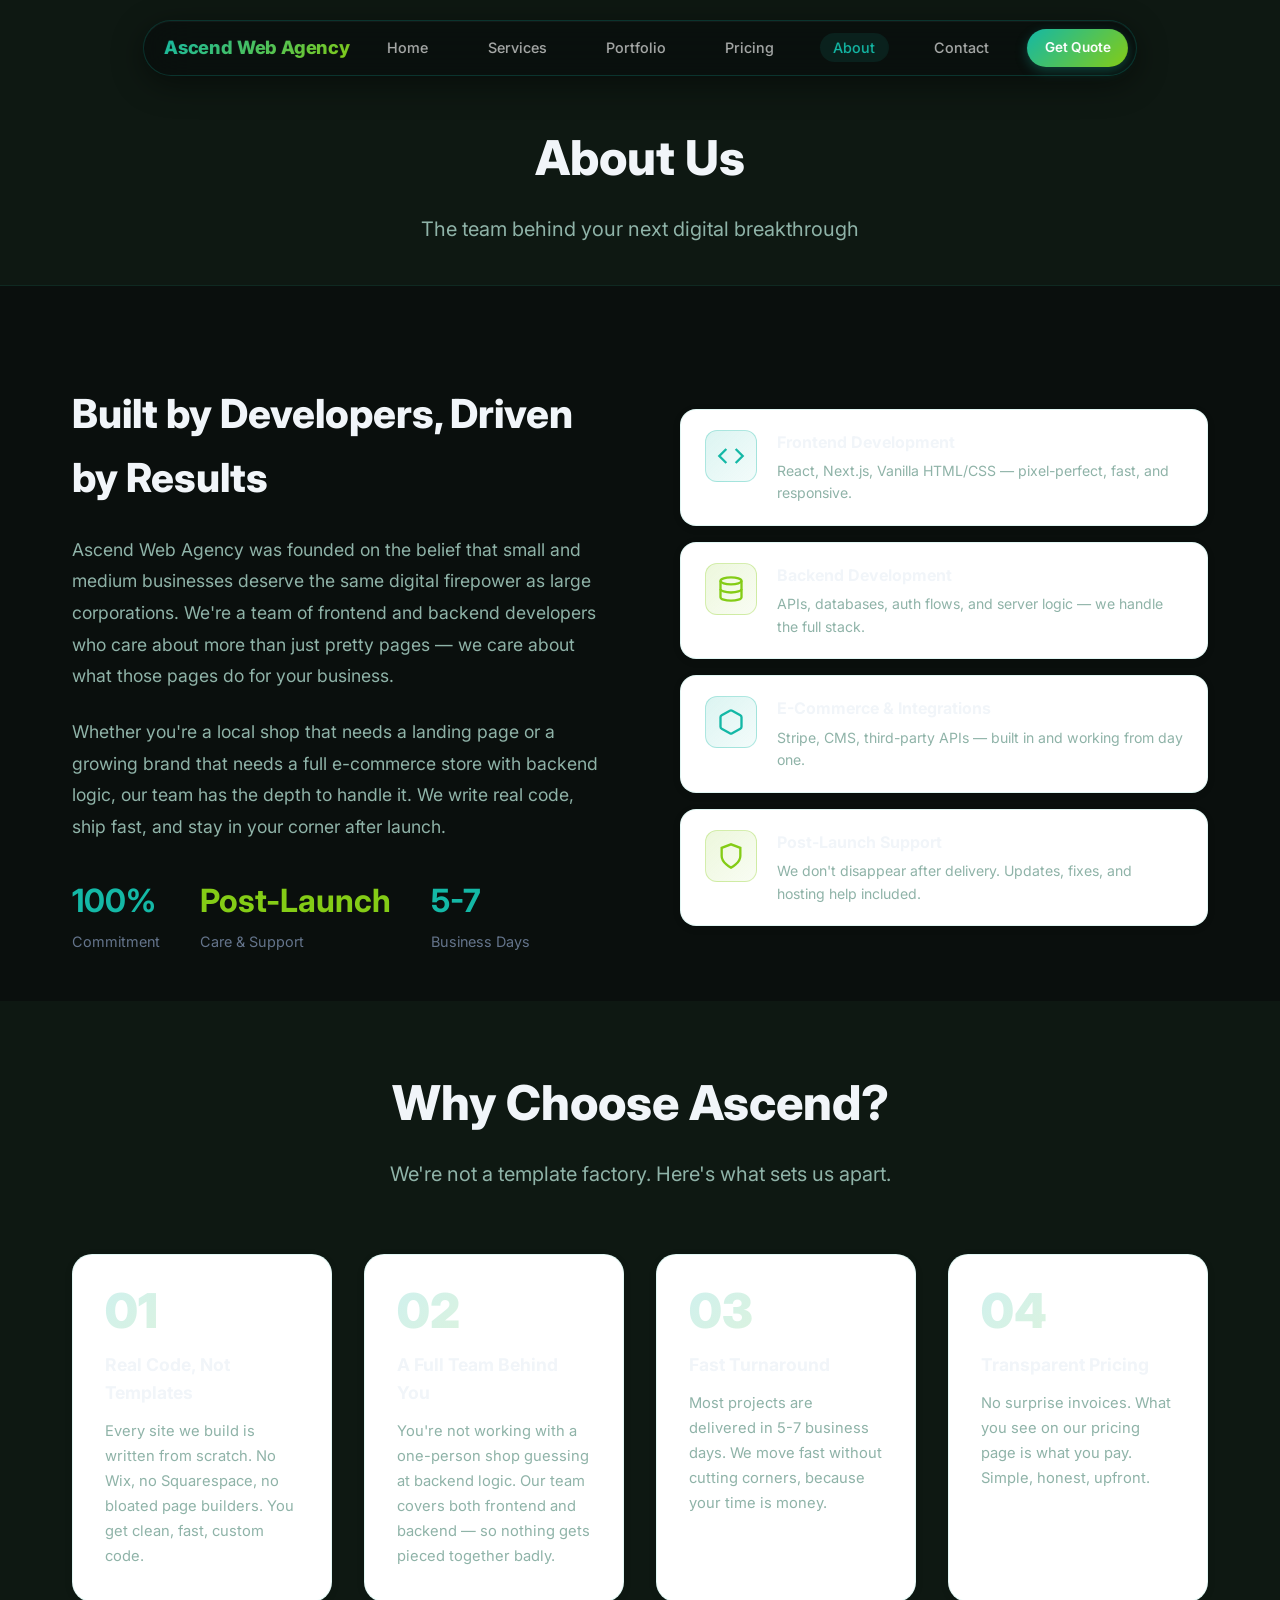
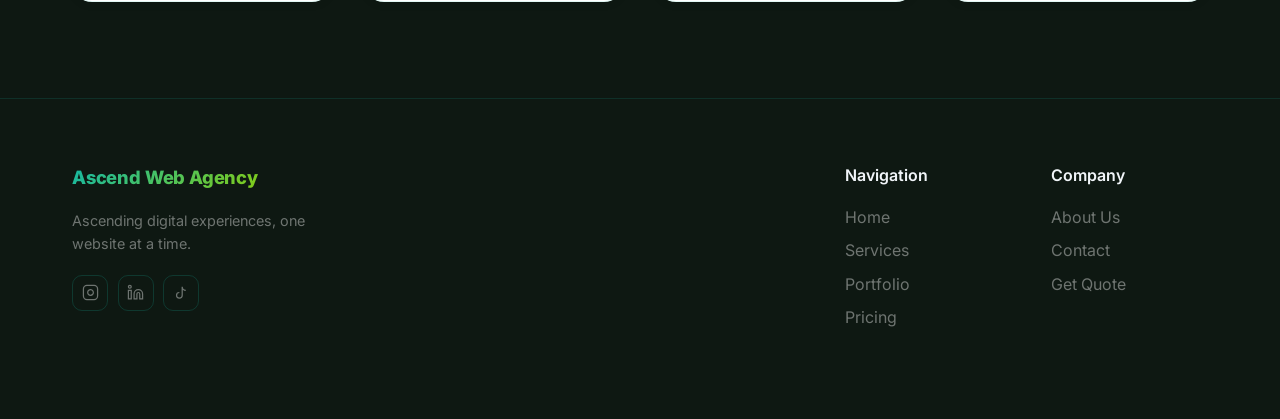
<file: about.html>
<!DOCTYPE html>
<html lang="en">
<head>
    <meta charset="UTF-8">
    <meta name="viewport" content="width=device-width, initial-scale=1.0">
    <title>About - Ascend Web Agency</title>
    <meta name="description" content="Meet the team behind Ascend Web Agency — frontend and backend developers dedicated to building high-quality websites for growing businesses.">
    <link rel="stylesheet" href="styles.css">
    <link rel="preconnect" href="https://fonts.googleapis.com">
    <link rel="preconnect" href="https://fonts.gstatic.com" crossorigin>
    <link href="https://fonts.googleapis.com/css2?family=Inter:wght@300;400;500;600;700;800;900&display=swap" rel="stylesheet">
    <link rel="icon" type="image/svg+xml" href="favicon.svg">
</head>
<body>
    <!-- Navigation -->
    <nav class="navbar" id="main-navbar">
        <a href="index.html" class="logo">
            <span class="logo-wordmark">Ascend Web Agency</span>
        </a>
        <ul class="nav-menu">
            <li><a href="index.html" class="nav-link">Home</a></li>
            <li><a href="services.html" class="nav-link">Services</a></li>
            <li><a href="portfolio.html" class="nav-link">Portfolio</a></li>
            <li><a href="pricing.html" class="nav-link">Pricing</a></li>
            <li><a href="about.html" class="nav-link active">About</a></li>
            <li><a href="contact.html" class="nav-link">Contact</a></li>
        </ul>
        <a href="https://tally.so/r/2EXdoA" target="_blank" class="nav-get-quote">Get Quote</a>
        <div class="hamburger">
            <span></span>
            <span></span>
            <span></span>
        </div>
    </nav>

    <div class="page-header" style="padding-top: 120px; padding-bottom: 40px; text-align: center; background: var(--dark-light);">
        <h1 class="section-title">About Us</h1>
        <p class="section-subtitle">The team behind your next digital breakthrough</p>
    </div>

    <!-- About Section -->
    <section class="about-section" style="padding: 6rem 0 3rem;">
        <div class="container">
            <div class="about-wrapper" style="display: grid; grid-template-columns: 1fr 1fr; gap: 5rem; align-items: center;">
                <div class="about-content">
                    <h2 class="section-title" style="font-size: 2.5rem; margin-bottom: 1.5rem;">Built by Developers, Driven by Results</h2>
                    <p style="color: var(--text-light); font-size: 1.1rem; line-height: 1.8; margin-bottom: 1.5rem;">
                        Ascend Web Agency was founded on the belief that small and medium businesses deserve the same digital firepower as large corporations. We're a team of frontend and backend developers who care about more than just pretty pages — we care about what those pages do for your business.
                    </p>
                    <p style="color: var(--text-light); font-size: 1.1rem; line-height: 1.8; margin-bottom: 2rem;">
                        Whether you're a local shop that needs a landing page or a growing brand that needs a full e-commerce store with backend logic, our team has the depth to handle it. We write real code, ship fast, and stay in your corner after launch.
                    </p>
                    <div style="display: flex; gap: 2.5rem; flex-wrap: wrap;">
                        <div>
                            <h4 style="font-size: 2rem; color: var(--teal); margin-bottom: 0.25rem;">100%</h4>
                            <p style="color: var(--gray); font-size: 0.9rem;">Commitment</p>
                        </div>
                        <div>
                            <h4 style="font-size: 2rem; color: var(--lime); margin-bottom: 0.25rem;">Post-Launch</h4>
                            <p style="color: var(--gray); font-size: 0.9rem;">Care & Support</p>
                        </div>
                        <div>
                            <h4 style="font-size: 2rem; color: var(--teal); margin-bottom: 0.25rem;">5-7</h4>
                            <p style="color: var(--gray); font-size: 0.9rem;">Business Days</p>
                        </div>
                    </div>
                </div>
                <div class="about-visual">
                    <!-- Team capability cards -->
                    <div class="team-capabilities">
                        <div class="capability-card">
                            <div class="capability-icon" style="background: linear-gradient(135deg, rgba(20,184,166,0.15), rgba(20,184,166,0.05)); border: 1px solid rgba(20,184,166,0.3);">
                                <svg viewBox="0 0 24 24" fill="none" stroke="#14b8a6" stroke-width="2" width="28" height="28">
                                    <polyline points="16 18 22 12 16 6"/><polyline points="8 6 2 12 8 18"/>
                                </svg>
                            </div>
                            <div>
                                <h4>Frontend Development</h4>
                                <p>React, Next.js, Vanilla HTML/CSS — pixel-perfect, fast, and responsive.</p>
                            </div>
                        </div>
                        <div class="capability-card">
                            <div class="capability-icon" style="background: linear-gradient(135deg, rgba(132,204,22,0.15), rgba(132,204,22,0.05)); border: 1px solid rgba(132,204,22,0.3);">
                                <svg viewBox="0 0 24 24" fill="none" stroke="#84cc16" stroke-width="2" width="28" height="28">
                                    <ellipse cx="12" cy="5" rx="9" ry="3"/><path d="M21 12c0 1.66-4 3-9 3s-9-1.34-9-3"/><path d="M3 5v14c0 1.66 4 3 9 3s9-1.34 9-3V5"/>
                                </svg>
                            </div>
                            <div>
                                <h4>Backend Development</h4>
                                <p>APIs, databases, auth flows, and server logic — we handle the full stack.</p>
                            </div>
                        </div>
                        <div class="capability-card">
                            <div class="capability-icon" style="background: linear-gradient(135deg, rgba(20,184,166,0.15), rgba(20,184,166,0.05)); border: 1px solid rgba(20,184,166,0.3);">
                                <svg viewBox="0 0 24 24" fill="none" stroke="#14b8a6" stroke-width="2" width="28" height="28">
                                    <path d="M21 16V8a2 2 0 0 0-1-1.73l-7-4a2 2 0 0 0-2 0l-7 4A2 2 0 0 0 3 8v8a2 2 0 0 0 1 1.73l7 4a2 2 0 0 0 2 0l7-4A2 2 0 0 0 21 16z"/>
                                </svg>
                            </div>
                            <div>
                                <h4>E-Commerce & Integrations</h4>
                                <p>Stripe, CMS, third-party APIs — built in and working from day one.</p>
                            </div>
                        </div>
                        <div class="capability-card">
                            <div class="capability-icon" style="background: linear-gradient(135deg, rgba(132,204,22,0.15), rgba(132,204,22,0.05)); border: 1px solid rgba(132,204,22,0.3);">
                                <svg viewBox="0 0 24 24" fill="none" stroke="#84cc16" stroke-width="2" width="28" height="28">
                                    <path d="M12 22s8-4 8-10V5l-8-3-8 3v7c0 6 8 10 8 10z"/>
                                </svg>
                            </div>
                            <div>
                                <h4>Post-Launch Support</h4>
                                <p>We don't disappear after delivery. Updates, fixes, and hosting help included.</p>
                            </div>
                        </div>
                    </div>
                </div>
            </div>
        </div>
    </section>

    <!-- Why Us Section -->
    <section style="padding: 4rem 0 6rem; background: var(--dark-light);">
        <div class="container">
            <div class="section-header">
                <h2 class="section-title">Why Choose Ascend?</h2>
                <p class="section-subtitle">We're not a template factory. Here's what sets us apart.</p>
            </div>
            <div class="why-grid">
                <div class="why-card">
                    <div class="why-number">01</div>
                    <h3>Real Code, Not Templates</h3>
                    <p>Every site we build is written from scratch. No Wix, no Squarespace, no bloated page builders. You get clean, fast, custom code.</p>
                </div>
                <div class="why-card">
                    <div class="why-number">02</div>
                    <h3>A Full Team Behind You</h3>
                    <p>You're not working with a one-person shop guessing at backend logic. Our team covers both frontend and backend — so nothing gets pieced together badly.</p>
                </div>
                <div class="why-card">
                    <div class="why-number">03</div>
                    <h3>Fast Turnaround</h3>
                    <p>Most projects are delivered in 5-7 business days. We move fast without cutting corners, because your time is money.</p>
                </div>
                <div class="why-card">
                    <div class="why-number">04</div>
                    <h3>Transparent Pricing</h3>
                    <p>No surprise invoices. What you see on our pricing page is what you pay. Simple, honest, upfront.</p>
                </div>
            </div>
        </div>
    </section>

    <!-- Footer -->
    <footer class="footer">
        <div class="container">
            <div class="footer-content">
                <div class="footer-brand">
                    <a href="index.html" class="logo">
                        <span class="logo-wordmark">Ascend Web Agency</span>
                    </a>
                    <p>Ascending digital experiences, one website at a time.</p>
                    <div class="footer-social">
                        <a href="https://www.instagram.com/ascendwebagency1/" target="_blank" class="social-link" aria-label="Instagram">
                            <svg viewBox="0 0 24 24" fill="none" stroke="currentColor" stroke-width="1.75" width="17" height="17"><rect x="2" y="2" width="20" height="20" rx="5" ry="5"/><path d="M16 11.37A4 4 0 1 1 12.63 8 4 4 0 0 1 16 11.37z"/><line x1="17.5" y1="6.5" x2="17.51" y2="6.5"/></svg>
                        </a>
                        <a href="https://www.linkedin.com/company/ascend-web-agency" target="_blank" class="social-link" aria-label="LinkedIn">
                            <svg viewBox="0 0 24 24" fill="none" stroke="currentColor" stroke-width="1.75" width="17" height="17"><path d="M16 8a6 6 0 0 1 6 6v7h-4v-7a2 2 0 0 0-2-2 2 2 0 0 0-2 2v7h-4v-7a6 6 0 0 1 6-6z"/><rect x="2" y="9" width="4" height="12"/><circle cx="4" cy="4" r="2"/></svg>
                        </a>
                        <a href="https://www.tiktok.com/@ascend.web.agency" target="_blank" class="social-link" aria-label="TikTok">
                            <svg viewBox="0 0 24 24" fill="none" stroke="currentColor" stroke-width="1.75" width="17" height="17"><path d="M9 12a4 4 0 1 0 4 4V4a5 5 0 0 0 5 5"/></svg>
                        </a>
                    </div>
                </div>
                <div class="footer-links">
                    <div class="footer-column">
                        <h4>Navigation</h4>
                        <ul>
                            <li><a href="index.html">Home</a></li>
                            <li><a href="services.html">Services</a></li>
                            <li><a href="portfolio.html">Portfolio</a></li>
                            <li><a href="pricing.html">Pricing</a></li>
                        </ul>
                    </div>
                    <div class="footer-column">
                        <h4>Company</h4>
                        <ul>
                            <li><a href="about.html">About Us</a></li>
                            <li><a href="contact.html">Contact</a></li>
                            <li><a href="https://tally.so/r/2EXdoA" target="_blank">Get Quote</a></li>
                        </ul>
                    </div>
                </div>
            </div>
        </div>
    </footer>

    <script src="script.js"></script>
</body>
</html>
</file>
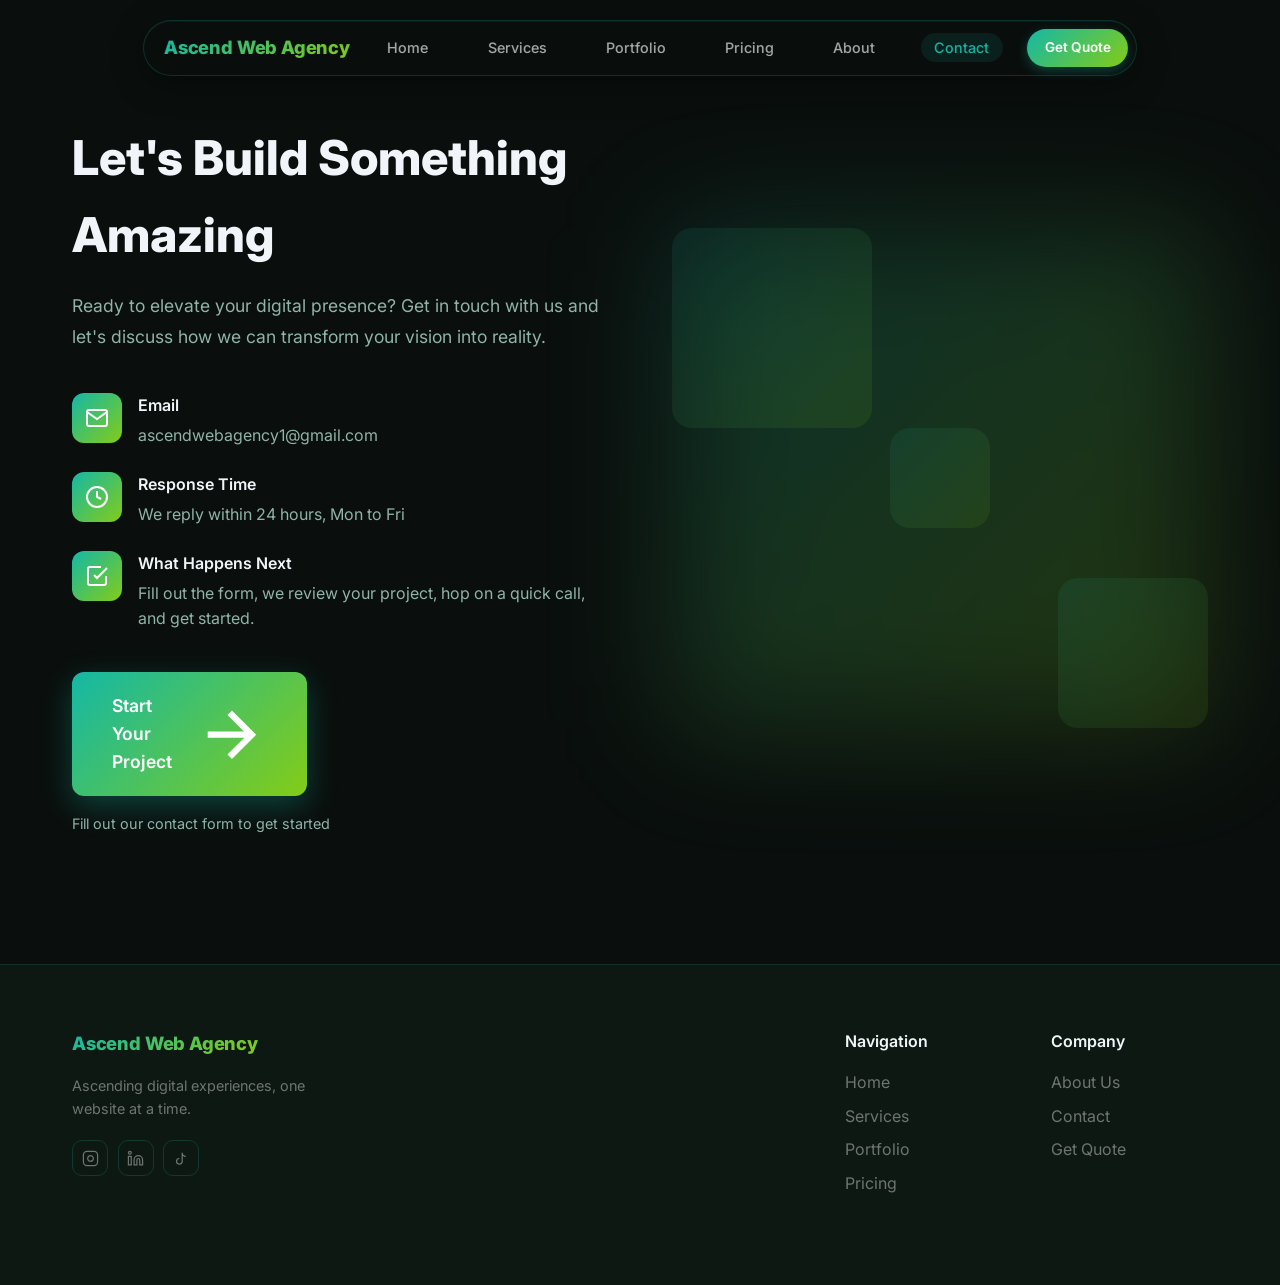
<file: contact.html>
<!DOCTYPE html>
<html lang="en">
<head>
    <meta charset="UTF-8">
    <meta name="viewport" content="width=device-width, initial-scale=1.0">
    <title>Contact - Ascend Web Agency</title>
    <link rel="stylesheet" href="styles.css">
    <link rel="preconnect" href="https://fonts.googleapis.com">
    <link rel="preconnect" href="https://fonts.gstatic.com" crossorigin>
    <link href="https://fonts.googleapis.com/css2?family=Inter:wght@300;400;500;600;700;800;900&display=swap" rel="stylesheet">
    <link rel="icon" type="image/svg+xml" href="favicon.svg">
</head>
<body>
    <!-- Navigation -->
    <nav class="navbar" id="main-navbar">
        <a href="index.html" class="logo">
            <span class="logo-wordmark">Ascend Web Agency</span>
        </a>
        <ul class="nav-menu">
            <li><a href="index.html" class="nav-link">Home</a></li>
            <li><a href="services.html" class="nav-link">Services</a></li>
            <li><a href="portfolio.html" class="nav-link">Portfolio</a></li>
            <li><a href="pricing.html" class="nav-link">Pricing</a></li>
            <li><a href="about.html" class="nav-link">About</a></li>
            <li><a href="contact.html" class="nav-link active">Contact</a></li>
        </ul>
        <a href="https://tally.so/r/2EXdoA" target="_blank" class="nav-get-quote">Get Quote</a>
        <div class="hamburger">
            <span></span>
            <span></span>
            <span></span>
        </div>
    </nav>

    <!-- Contact Section -->
    <section id="contact" class="contact" style="padding-top: 120px;">
        <div class="container">
            <div class="contact-wrapper">
                <div class="contact-info">
                    <h2 class="section-title">Let's Build Something Amazing</h2>
                    <p class="contact-description">
                        Ready to elevate your digital presence? Get in touch with us and let's discuss how we can transform your vision into reality.
                    </p>
                    <div class="contact-details">
                        <div class="contact-item">
                            <div class="contact-icon">
                                <svg viewBox="0 0 24 24" fill="none" stroke="currentColor" stroke-width="2">
                                    <path d="M4 4h16c1.1 0 2 .9 2 2v12c0 1.1-.9 2-2 2H4c-1.1 0-2-.9-2-2V6c0-1.1.9-2 2-2z"/>
                                    <polyline points="22,6 12,13 2,6"/>
                                </svg>
                            </div>
                            <div>
                                <h4>Email</h4>
                                <a href="mailto:ascendwebagency1@gmail.com">ascendwebagency1@gmail.com</a>
                            </div>
                        </div>
                        <div class="contact-item">
                            <div class="contact-icon">
                                <svg viewBox="0 0 24 24" fill="none" stroke="currentColor" stroke-width="2">
                                    <circle cx="12" cy="12" r="10"/>
                                    <polyline points="12 6 12 12 16 14"/>
                                </svg>
                            </div>
                            <div>
                                <h4>Response Time</h4>
                                <p style="color: var(--text-light); margin: 0;">We reply within 24 hours, Mon to Fri</p>
                            </div>
                        </div>
                        <div class="contact-item">
                            <div class="contact-icon">
                                <svg viewBox="0 0 24 24" fill="none" stroke="currentColor" stroke-width="2">
                                    <path d="M9 11l3 3L22 4"/>
                                    <path d="M21 12v7a2 2 0 0 1-2 2H5a2 2 0 0 1-2-2V5a2 2 0 0 1 2-2h11"/>
                                </svg>
                            </div>
                            <div>
                                <h4>What Happens Next</h4>
                                <p style="color: var(--text-light); margin: 0;">Fill out the form, we review your project, hop on a quick call, and get started.</p>
                            </div>
                        </div>
                    </div>
                    <div class="contact-cta">
                        <a href="https://tally.so/r/2EXdoA" target="_blank" class="btn btn-primary btn-large">
                            Start Your Project
                            <svg viewBox="0 0 24 24" fill="none" stroke="currentColor" stroke-width="2">
                                <path d="M5 12h14M12 5l7 7-7 7"/>
                            </svg>
                        </a>
                        <p class="cta-note">Fill out our contact form to get started</p>
                    </div>
                </div>
                <div class="contact-visual">
                    <div class="contact-gradient"></div>
                    <div class="contact-shapes">
                        <div class="shape shape-1"></div>
                        <div class="shape shape-2"></div>
                        <div class="shape shape-3"></div>
                    </div>
                </div>
            </div>
        </div>
    </section>

    <!-- Footer -->
    <footer class="footer">
        <div class="container">
            <div class="footer-content">
                <div class="footer-brand">
                    <a href="index.html" class="logo">
                        <span class="logo-wordmark">Ascend Web Agency</span>
                    </a>
                    <p>Ascending digital experiences, one website at a time.</p>
                    <div class="footer-social">
                        <a href="https://www.instagram.com/ascendwebagency1/" target="_blank" class="social-link" aria-label="Instagram">
                            <svg viewBox="0 0 24 24" fill="none" stroke="currentColor" stroke-width="1.75" width="17" height="17"><rect x="2" y="2" width="20" height="20" rx="5" ry="5"/><path d="M16 11.37A4 4 0 1 1 12.63 8 4 4 0 0 1 16 11.37z"/><line x1="17.5" y1="6.5" x2="17.51" y2="6.5"/></svg>
                        </a>
                        <a href="https://www.linkedin.com/company/ascend-web-agency" target="_blank" class="social-link" aria-label="LinkedIn">
                            <svg viewBox="0 0 24 24" fill="none" stroke="currentColor" stroke-width="1.75" width="17" height="17"><path d="M16 8a6 6 0 0 1 6 6v7h-4v-7a2 2 0 0 0-2-2 2 2 0 0 0-2 2v7h-4v-7a6 6 0 0 1 6-6z"/><rect x="2" y="9" width="4" height="12"/><circle cx="4" cy="4" r="2"/></svg>
                        </a>
                        <a href="https://www.tiktok.com/@ascend.web.agency" target="_blank" class="social-link" aria-label="TikTok">
                            <svg viewBox="0 0 24 24" fill="none" stroke="currentColor" stroke-width="1.75" width="17" height="17"><path d="M9 12a4 4 0 1 0 4 4V4a5 5 0 0 0 5 5"/></svg>
                        </a>
                    </div>
                </div>
                <div class="footer-links">
                    <div class="footer-column">
                        <h4>Navigation</h4>
                        <ul>
                            <li><a href="index.html">Home</a></li>
                            <li><a href="services.html">Services</a></li>
                            <li><a href="portfolio.html">Portfolio</a></li>
                            <li><a href="pricing.html">Pricing</a></li>
                        </ul>
                    </div>
                    <div class="footer-column">
                        <h4>Company</h4>
                        <ul>
                            <li><a href="about.html">About Us</a></li>
                            <li><a href="contact.html">Contact</a></li>
                            <li><a href="https://tally.so/r/2EXdoA" target="_blank">Get Quote</a></li>
                        </ul>
                    </div>
                </div>
            </div>
        </div>
    </footer>

    <script src="script.js"></script>
</body>
</html>
</file>
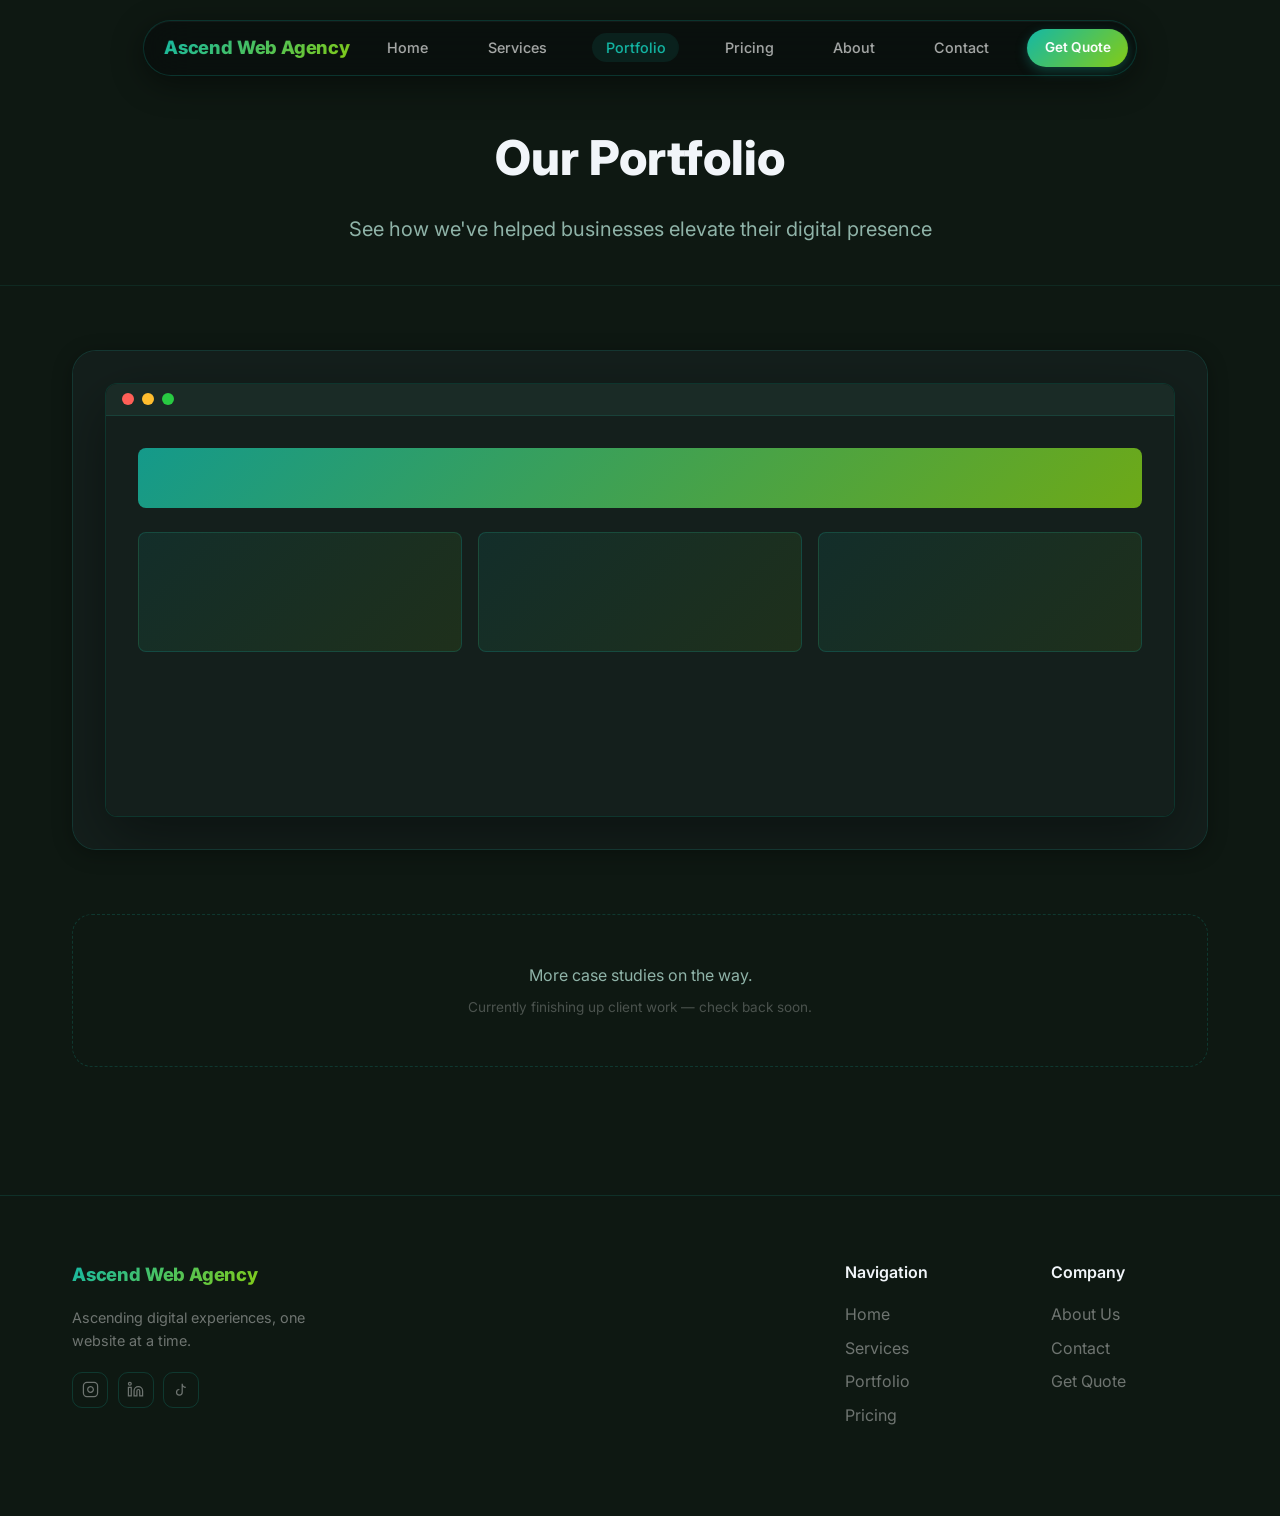
<file: portfolio.html>
<!DOCTYPE html>
<html lang="en">
<head>
    <meta charset="UTF-8">
    <meta name="viewport" content="width=device-width, initial-scale=1.0">
    <title>Portfolio - Ascend Web Agency</title>
    <link rel="stylesheet" href="styles.css">
    <link rel="preconnect" href="https://fonts.googleapis.com">
    <link rel="preconnect" href="https://fonts.gstatic.com" crossorigin>
    <link href="https://fonts.googleapis.com/css2?family=Inter:wght@300;400;500;600;700;800;900&display=swap" rel="stylesheet">
    <link rel="icon" type="image/svg+xml" href="favicon.svg">
</head>
<body>
    <!-- Navigation -->
    <nav class="navbar" id="main-navbar">
        <a href="index.html" class="logo">
            <span class="logo-wordmark">Ascend Web Agency</span>
        </a>
        <ul class="nav-menu">
            <li><a href="index.html" class="nav-link">Home</a></li>
            <li><a href="services.html" class="nav-link">Services</a></li>
            <li><a href="portfolio.html" class="nav-link active">Portfolio</a></li>
            <li><a href="pricing.html" class="nav-link">Pricing</a></li>
            <li><a href="about.html" class="nav-link">About</a></li>
            <li><a href="contact.html" class="nav-link">Contact</a></li>
        </ul>
        <a href="https://tally.so/r/2EXdoA" target="_blank" class="nav-get-quote">Get Quote</a>
        <div class="hamburger">
            <span></span>
            <span></span>
            <span></span>
        </div>
    </nav>

    <div class="page-header" style="padding-top: 120px; padding-bottom: 40px; text-align: center; background: var(--dark-light);">
        <h1 class="section-title">Our Portfolio</h1>
        <p class="section-subtitle">See how we've helped businesses elevate their digital presence</p>
    </div>

    <!-- Portfolio Section -->
    <section id="portfolio" class="portfolio" style="padding-top: 4rem;">
        <div class="container">
            <div class="portfolio-showcase">
                <div class="portfolio-item">
                    <div class="portfolio-image">
                        <div class="portfolio-overlay">
                            <div class="portfolio-info">
                                <h3>Lang Son Traders</h3>
                                <p>Martial Arts Equipment Store</p>
                                <div class="portfolio-tags">
                                    <span>E-Commerce</span>
                                    <span>Responsive Design</span>
                                    <span>Brand Identity</span>
                                </div>
                                <a href="https://langsontraders.netlify.app/" target="_blank" class="portfolio-link">
                                    View Live Site
                                    <svg viewBox="0 0 24 24" fill="none" stroke="currentColor" stroke-width="2">
                                        <path d="M18 13v6a2 2 0 0 1-2 2H5a2 2 0 0 1-2-2V8a2 2 0 0 1 2-2h6M15 3h6v6M10 14L21 3"/>
                                    </svg>
                                </a>
                            </div>
                        </div>
                        <div class="portfolio-preview">
                            <div class="browser-mockup">
                                <div class="browser-bar">
                                    <div class="browser-dots">
                                        <span></span>
                                        <span></span>
                                        <span></span>
                                    </div>
                                </div>
                                <div class="browser-content">
                                    <div class="mockup-content">
                                        <div class="mockup-header"></div>
                                        <div class="mockup-grid">
                                            <div class="mockup-card"></div>
                                            <div class="mockup-card"></div>
                                            <div class="mockup-card"></div>
                                        </div>
                                    </div>
                                </div>
                            </div>
                        </div>
                    </div>
                </div>

                <!-- More work on the way -->
                <div style="text-align: center; padding: 3rem 2rem; border: 1px dashed rgba(20,184,166,0.2); border-radius: 20px; margin-top: 1rem;">
                    <p style="color: var(--text-light); font-size: 1rem; margin-bottom: 0.5rem;">More case studies on the way.</p>
                    <p style="color: rgba(255,255,255,0.25); font-size: 0.85rem;">Currently finishing up client work — check back soon.</p>
                </div>
            </div>
        </div>
    </section>

    <!-- Footer -->
    <footer class="footer">
        <div class="container">
            <div class="footer-content">
                <div class="footer-brand">
                    <a href="index.html" class="logo">
                        <span class="logo-wordmark">Ascend Web Agency</span>
                    </a>
                    <p>Ascending digital experiences, one website at a time.</p>
                    <div class="footer-social">
                        <a href="https://www.instagram.com/ascendwebagency1/" target="_blank" class="social-link" aria-label="Instagram">
                            <svg viewBox="0 0 24 24" fill="none" stroke="currentColor" stroke-width="1.75" width="17" height="17"><rect x="2" y="2" width="20" height="20" rx="5" ry="5"/><path d="M16 11.37A4 4 0 1 1 12.63 8 4 4 0 0 1 16 11.37z"/><line x1="17.5" y1="6.5" x2="17.51" y2="6.5"/></svg>
                        </a>
                        <a href="https://www.linkedin.com/company/ascend-web-agency" target="_blank" class="social-link" aria-label="LinkedIn">
                            <svg viewBox="0 0 24 24" fill="none" stroke="currentColor" stroke-width="1.75" width="17" height="17"><path d="M16 8a6 6 0 0 1 6 6v7h-4v-7a2 2 0 0 0-2-2 2 2 0 0 0-2 2v7h-4v-7a6 6 0 0 1 6-6z"/><rect x="2" y="9" width="4" height="12"/><circle cx="4" cy="4" r="2"/></svg>
                        </a>
                        <a href="https://www.tiktok.com/@ascend.web.agency" target="_blank" class="social-link" aria-label="TikTok">
                            <svg viewBox="0 0 24 24" fill="none" stroke="currentColor" stroke-width="1.75" width="17" height="17"><path d="M9 12a4 4 0 1 0 4 4V4a5 5 0 0 0 5 5"/></svg>
                        </a>
                    </div>
                </div>
                <div class="footer-links">
                    <div class="footer-column">
                        <h4>Navigation</h4>
                        <ul>
                            <li><a href="index.html">Home</a></li>
                            <li><a href="services.html">Services</a></li>
                            <li><a href="portfolio.html">Portfolio</a></li>
                            <li><a href="pricing.html">Pricing</a></li>
                        </ul>
                    </div>
                    <div class="footer-column">
                        <h4>Company</h4>
                        <ul>
                            <li><a href="about.html">About Us</a></li>
                            <li><a href="contact.html">Contact</a></li>
                            <li><a href="https://tally.so/r/2EXdoA" target="_blank">Get Quote</a></li>
                        </ul>
                    </div>
                </div>
            </div>
        </div>
    </footer>

    <script src="script.js"></script>
</body>
</html>
</file>
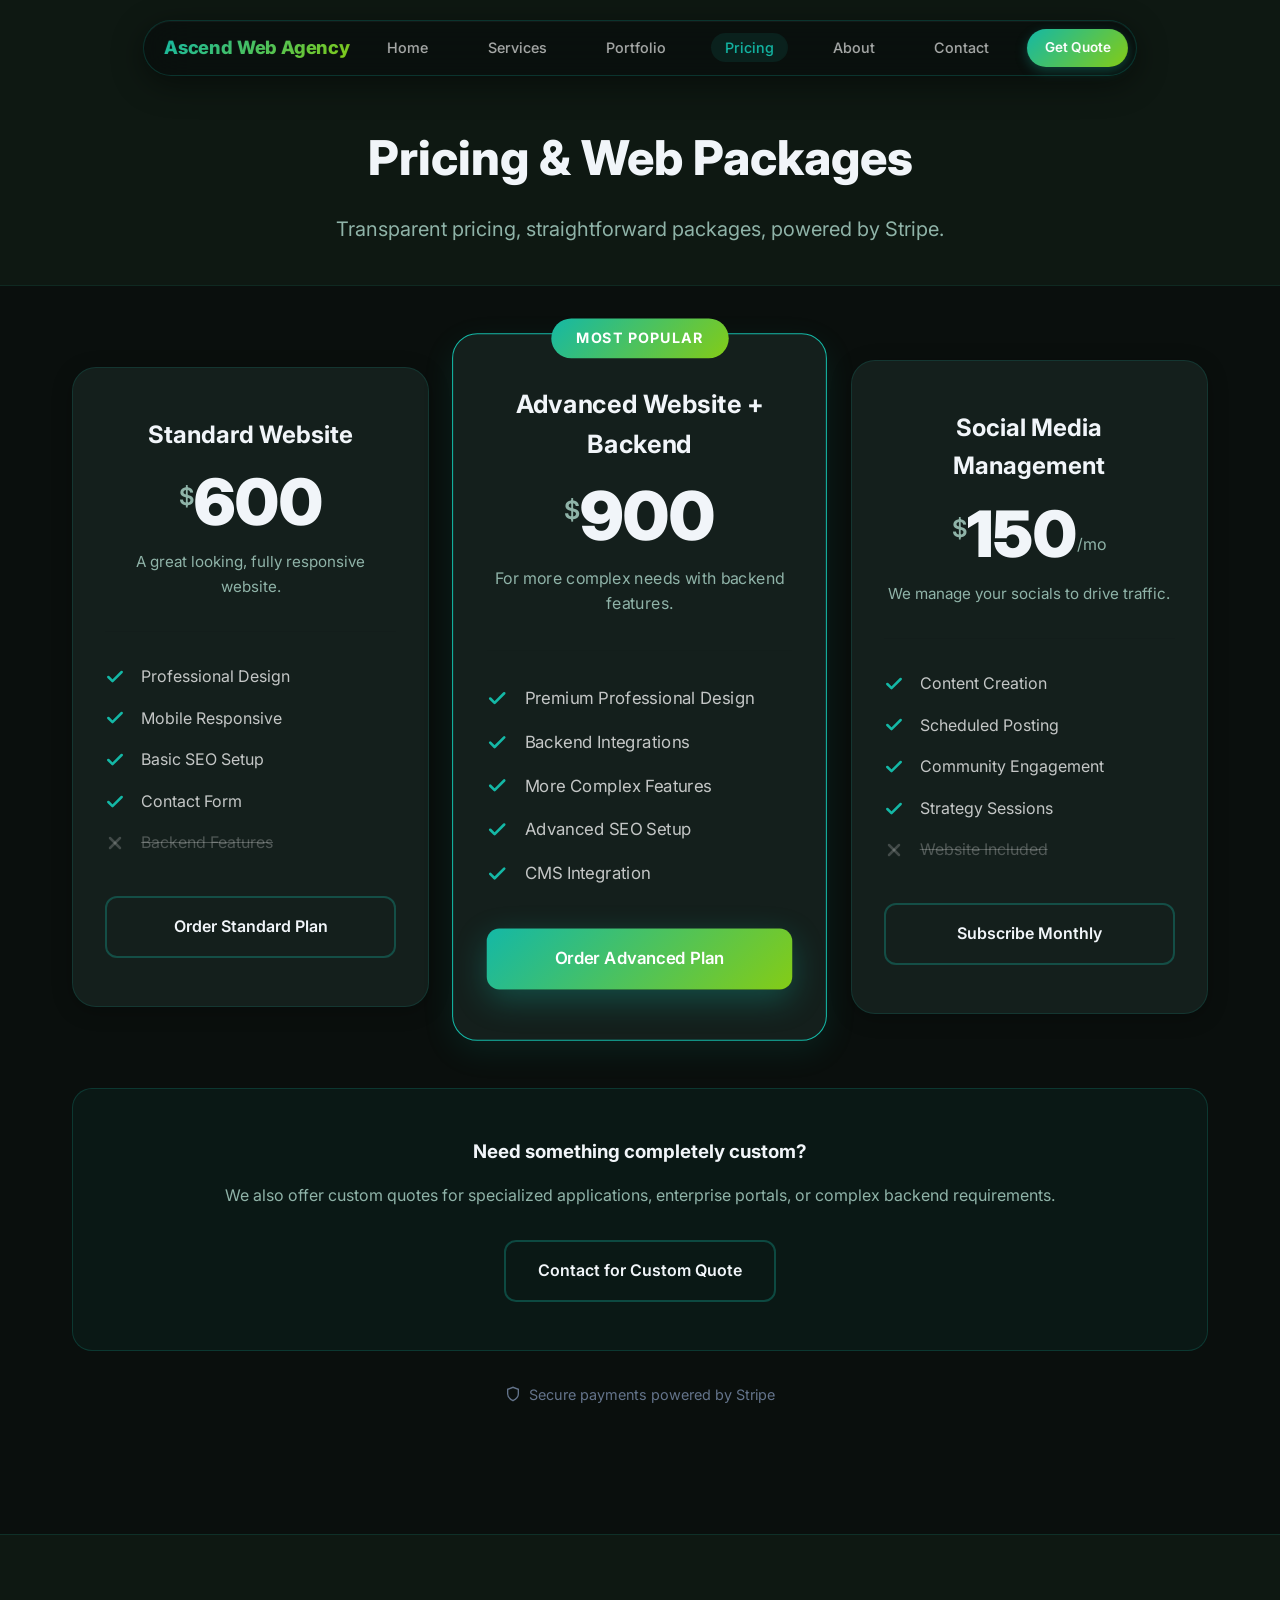
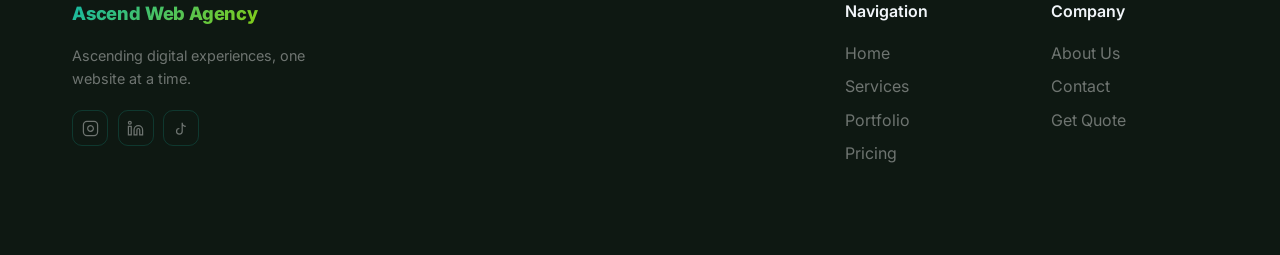
<file: pricing.html>
<!DOCTYPE html>
<html lang="en">
<head>
    <meta charset="UTF-8">
    <meta name="viewport" content="width=device-width, initial-scale=1.0">
    <title>Pricing & Packages - Ascend Web Agency</title>
    <link rel="stylesheet" href="styles.css">
    <link rel="preconnect" href="https://fonts.googleapis.com">
    <link rel="preconnect" href="https://fonts.gstatic.com" crossorigin>
    <link href="https://fonts.googleapis.com/css2?family=Inter:wght@300;400;500;600;700;800;900&display=swap" rel="stylesheet">
    <link rel="icon" type="image/svg+xml" href="favicon.svg">
</head>
<body>
    <!-- Navigation -->
    <nav class="navbar" id="main-navbar">
        <a href="index.html" class="logo">
            <span class="logo-wordmark">Ascend Web Agency</span>
        </a>
        <ul class="nav-menu">
            <li><a href="index.html" class="nav-link">Home</a></li>
            <li><a href="services.html" class="nav-link">Services</a></li>
            <li><a href="portfolio.html" class="nav-link">Portfolio</a></li>
            <li><a href="pricing.html" class="nav-link active">Pricing</a></li>
            <li><a href="about.html" class="nav-link">About</a></li>
            <li><a href="contact.html" class="nav-link">Contact</a></li>
        </ul>
        <a href="https://tally.so/r/2EXdoA" target="_blank" class="nav-get-quote">Get Quote</a>
        <div class="hamburger">
            <span></span>
            <span></span>
            <span></span>
        </div>
    </nav>

    <div class="page-header" style="padding-top: 120px; padding-bottom: 40px; text-align: center; background: var(--dark-light);">
        <h1 class="section-title">Pricing & Web Packages</h1>
        <p class="section-subtitle">Transparent pricing, straightforward packages, powered by Stripe.</p>
    </div>

    <!-- Pricing Section -->
    <section class="pricing-section" style="padding: 4rem 0 8rem;">
        <div class="container">
            <div class="pricing-grid">
                
                <!-- Tier 1 -->
                <div class="pricing-card">
                    <div class="pricing-header">
                        <h3>Standard Website</h3>
                        <div class="price">
                            <span class="currency">$</span>
                            <span class="amount">600</span>
                        </div>
                        <p>A great looking, fully responsive website.</p>
                    </div>
                    <ul class="pricing-features">
                        <li><svg viewBox="0 0 24 24"><polyline points="20 6 9 17 4 12"></polyline></svg> Professional Design</li>
                        <li><svg viewBox="0 0 24 24"><polyline points="20 6 9 17 4 12"></polyline></svg> Mobile Responsive</li>
                        <li><svg viewBox="0 0 24 24"><polyline points="20 6 9 17 4 12"></polyline></svg> Basic SEO Setup</li>
                        <li><svg viewBox="0 0 24 24"><polyline points="20 6 9 17 4 12"></polyline></svg> Contact Form</li>
                        <li class="disabled"><svg viewBox="0 0 24 24"><line x1="18" y1="6" x2="6" y2="18"></line><line x1="6" y1="6" x2="18" y2="18"></line></svg> Backend Features</li>
                    </ul>
                    <!-- YOU MUST UPDATE THIS WITH YOUR STRIPE PAYMENT LINK -->
                    <a href="https://buy.stripe.com/test_aFa6oAddP57MaKb6yS3VC02" class="btn btn-secondary btn-full">Order Standard Plan</a>
                </div>

                <!-- Tier 2 -->
                <div class="pricing-card popular">
                    <div class="popular-badge">Most Popular</div>
                    <div class="pricing-header">
                        <h3>Advanced Website + Backend</h3>
                        <div class="price">
                            <span class="currency">$</span>
                            <span class="amount">900</span>
                        </div>
                        <p>For more complex needs with backend features.</p>
                    </div>
                    <ul class="pricing-features">
                        <li><svg viewBox="0 0 24 24"><polyline points="20 6 9 17 4 12"></polyline></svg> Premium Professional Design</li>
                        <li><svg viewBox="0 0 24 24"><polyline points="20 6 9 17 4 12"></polyline></svg> Backend Integrations</li>
                        <li><svg viewBox="0 0 24 24"><polyline points="20 6 9 17 4 12"></polyline></svg> More Complex Features</li>
                        <li><svg viewBox="0 0 24 24"><polyline points="20 6 9 17 4 12"></polyline></svg> Advanced SEO Setup</li>
                        <li><svg viewBox="0 0 24 24"><polyline points="20 6 9 17 4 12"></polyline></svg> CMS Integration</li>
                    </ul>
                    <!-- YOU MUST UPDATE THIS WITH YOUR STRIPE PAYMENT LINK -->
                    <a href="https://buy.stripe.com/test_bJefZa4Hj0RwcSj0au3VC01" class="btn btn-primary btn-full">Order Advanced Plan</a>
                </div>

                <!-- Tier 3 -->
                <div class="pricing-card">
                    <div class="pricing-header">
                        <h3>Social Media Management</h3>
                        <div class="price">
                            <span class="currency">$</span>
                            <span class="amount">150</span>
                            <span style="font-size: 1rem; color: var(--text-light); margin-top: auto; margin-bottom: 0.5rem;">/mo</span>
                        </div>
                        <p>We manage your socials to drive traffic.</p>
                    </div>
                    <ul class="pricing-features">
                        <li><svg viewBox="0 0 24 24"><polyline points="20 6 9 17 4 12"></polyline></svg> Content Creation</li>
                        <li><svg viewBox="0 0 24 24"><polyline points="20 6 9 17 4 12"></polyline></svg> Scheduled Posting</li>
                        <li><svg viewBox="0 0 24 24"><polyline points="20 6 9 17 4 12"></polyline></svg> Community Engagement</li>
                        <li><svg viewBox="0 0 24 24"><polyline points="20 6 9 17 4 12"></polyline></svg> Strategy Sessions</li>
                        <li class="disabled"><svg viewBox="0 0 24 24"><line x1="18" y1="6" x2="6" y2="18"></line><line x1="6" y1="6" x2="18" y2="18"></line></svg> Website Included</li>
                    </ul>
                    <!-- YOU MUST UPDATE THIS WITH YOUR STRIPE PAYMENT LINK -->
                    <a href="https://buy.stripe.com/test_14AcMYa1Dbwa05xbTc3VC00" class="btn btn-secondary btn-full">Subscribe Monthly</a>
                </div>

            </div>
            
            <div class="custom-plan" style="margin-top: 4rem; text-align: center; background: rgba(20, 184, 166, 0.05); border: 1px solid rgba(20, 184, 166, 0.2); padding: 3rem; border-radius: 20px;">
                <h3>Need something completely custom?</h3>
                <p style="margin: 1rem 0 2rem; color: var(--text-light);">We also offer custom quotes for specialized applications, enterprise portals, or complex backend requirements.</p>
                <a href="contact.html" class="btn btn-secondary">Contact for Custom Quote</a>
            </div>
            
            <div class="stripe-trust" style="margin-top: 2rem; text-align: center;">
                <p style="color: var(--gray); font-size: 0.9rem; display: flex; align-items: center; justify-content: center; gap: 0.5rem;">
                    <svg viewBox="0 0 24 24" width="16" height="16" fill="none" stroke="currentColor" stroke-width="2"><path d="M12 22s8-4 8-10V5l-8-3-8 3v7c0 6 8 10 8 10z"></path></svg>
                    Secure payments powered by Stripe
                </p>
            </div>
        </div>
    </section>

    <!-- Footer -->
    <footer class="footer">
        <div class="container">
            <div class="footer-content">
                <div class="footer-brand">
                    <a href="index.html" class="logo">
                        <span class="logo-wordmark">Ascend Web Agency</span>
                    </a>
                    <p>Ascending digital experiences, one website at a time.</p>
                    <div class="footer-social">
                        <a href="https://www.instagram.com/ascendwebagency1/" target="_blank" class="social-link" aria-label="Instagram">
                            <svg viewBox="0 0 24 24" fill="none" stroke="currentColor" stroke-width="1.75" width="17" height="17"><rect x="2" y="2" width="20" height="20" rx="5" ry="5"/><path d="M16 11.37A4 4 0 1 1 12.63 8 4 4 0 0 1 16 11.37z"/><line x1="17.5" y1="6.5" x2="17.51" y2="6.5"/></svg>
                        </a>
                        <a href="https://www.linkedin.com/company/ascend-web-agency" target="_blank" class="social-link" aria-label="LinkedIn">
                            <svg viewBox="0 0 24 24" fill="none" stroke="currentColor" stroke-width="1.75" width="17" height="17"><path d="M16 8a6 6 0 0 1 6 6v7h-4v-7a2 2 0 0 0-2-2 2 2 0 0 0-2 2v7h-4v-7a6 6 0 0 1 6-6z"/><rect x="2" y="9" width="4" height="12"/><circle cx="4" cy="4" r="2"/></svg>
                        </a>
                        <a href="https://www.tiktok.com/@ascend.web.agency" target="_blank" class="social-link" aria-label="TikTok">
                            <svg viewBox="0 0 24 24" fill="none" stroke="currentColor" stroke-width="1.75" width="17" height="17"><path d="M9 12a4 4 0 1 0 4 4V4a5 5 0 0 0 5 5"/></svg>
                        </a>
                    </div>
                </div>
                <div class="footer-links">
                    <div class="footer-column">
                        <h4>Navigation</h4>
                        <ul>
                            <li><a href="index.html">Home</a></li>
                            <li><a href="services.html">Services</a></li>
                            <li><a href="portfolio.html">Portfolio</a></li>
                            <li><a href="pricing.html">Pricing</a></li>
                        </ul>
                    </div>
                    <div class="footer-column">
                        <h4>Company</h4>
                        <ul>
                            <li><a href="about.html">About Us</a></li>
                            <li><a href="contact.html">Contact</a></li>
                            <li><a href="https://tally.so/r/2EXdoA" target="_blank">Get Quote</a></li>
                        </ul>
                    </div>
                </div>
            </div>
        </div>
    </footer>

    <script src="script.js"></script>
</body>
</html>
</file>
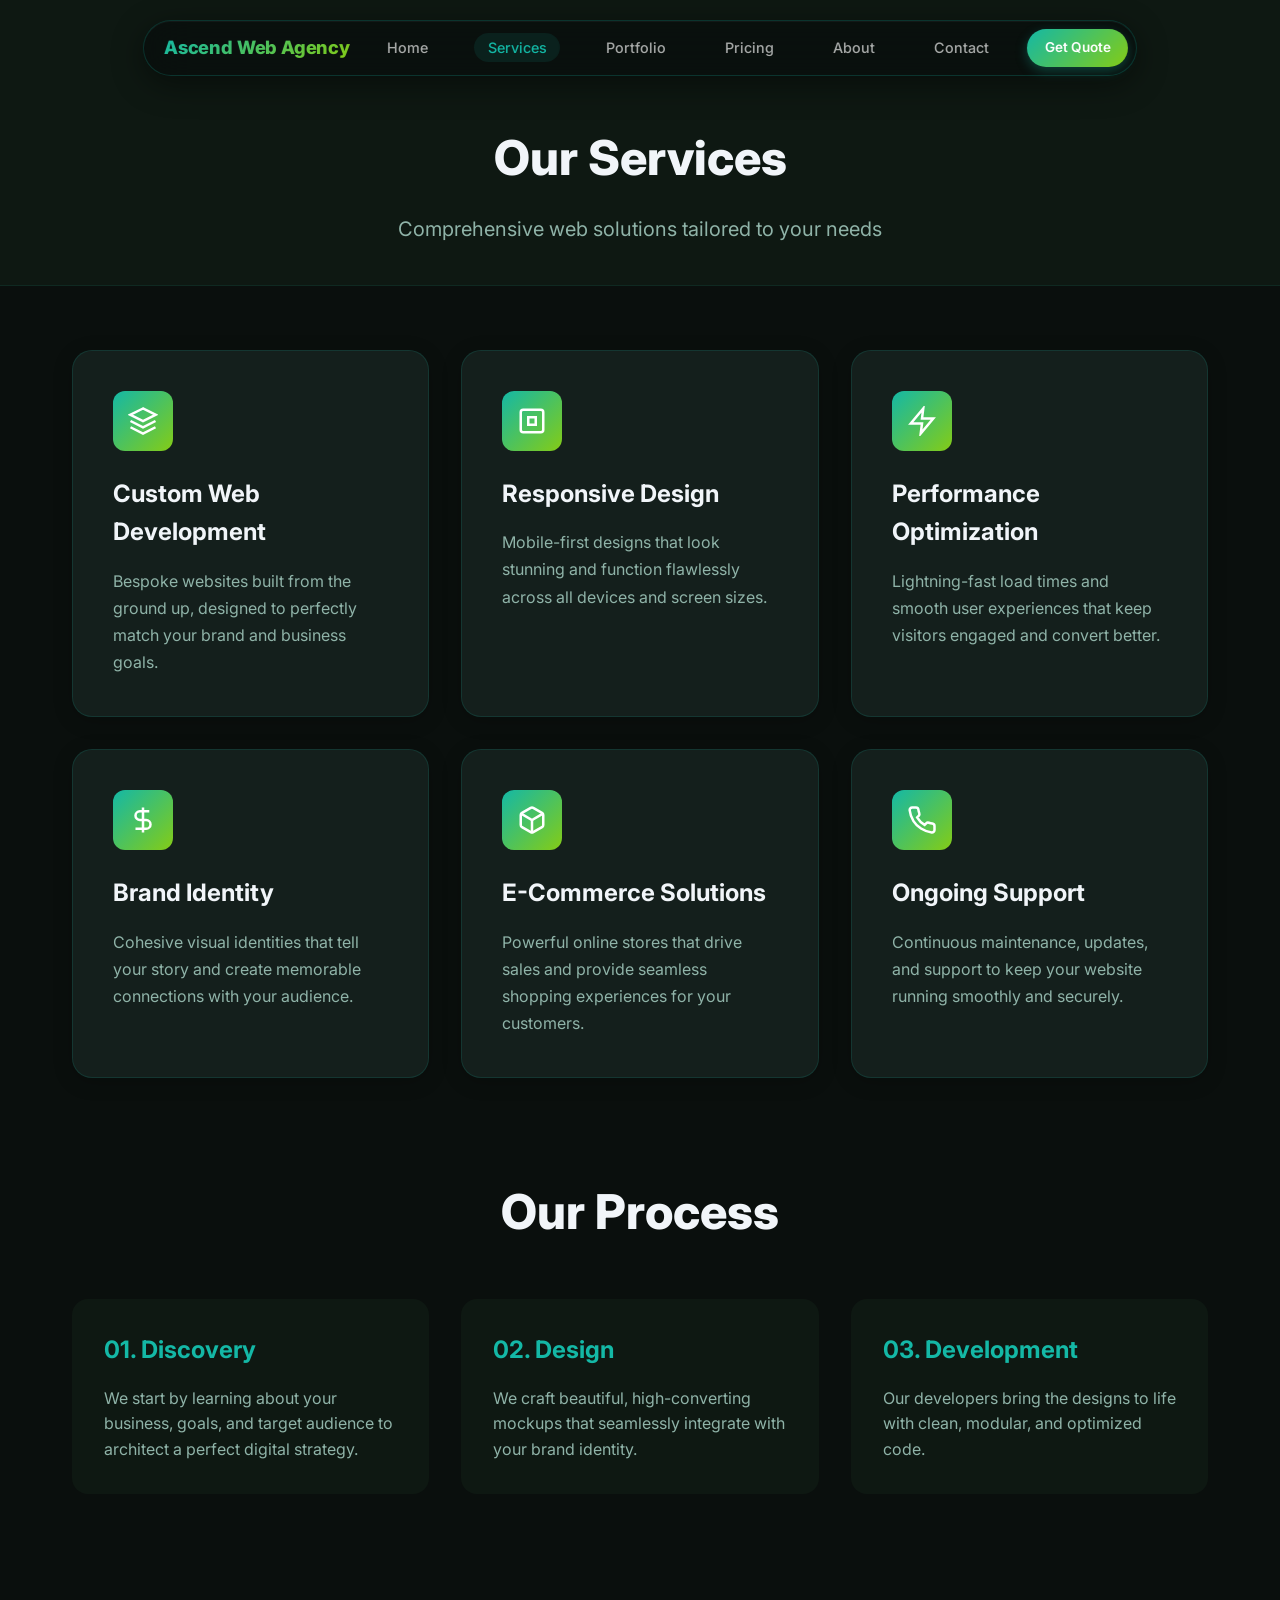
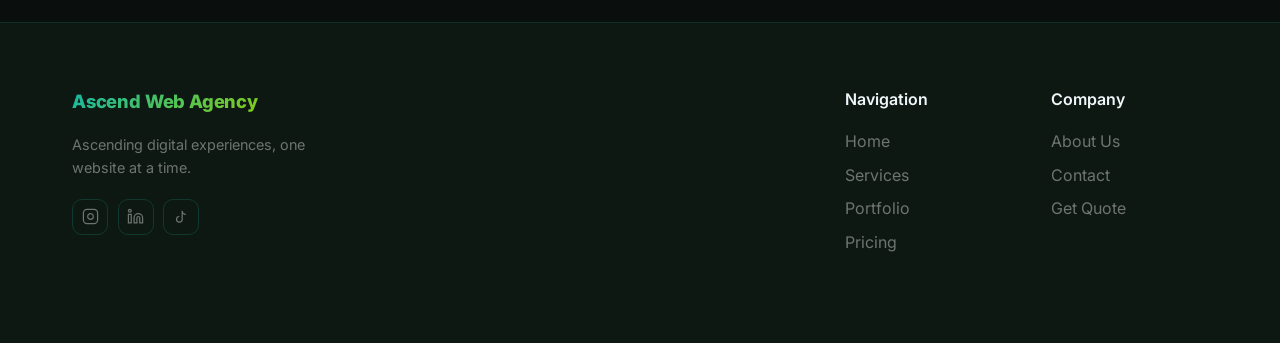
<file: services.html>
<!DOCTYPE html>
<html lang="en">
<head>
    <meta charset="UTF-8">
    <meta name="viewport" content="width=device-width, initial-scale=1.0">
    <title>Services - Ascend Web Agency</title>
    <link rel="stylesheet" href="styles.css">
    <link rel="preconnect" href="https://fonts.googleapis.com">
    <link rel="preconnect" href="https://fonts.gstatic.com" crossorigin>
    <link href="https://fonts.googleapis.com/css2?family=Inter:wght@300;400;500;600;700;800;900&display=swap" rel="stylesheet">
    <link rel="icon" type="image/svg+xml" href="favicon.svg">
</head>
<body>
    <!-- Navigation -->
    <nav class="navbar" id="main-navbar">
        <a href="index.html" class="logo">
            <span class="logo-wordmark">Ascend Web Agency</span>
        </a>
        <ul class="nav-menu">
            <li><a href="index.html" class="nav-link">Home</a></li>
            <li><a href="services.html" class="nav-link active">Services</a></li>
            <li><a href="portfolio.html" class="nav-link">Portfolio</a></li>
            <li><a href="pricing.html" class="nav-link">Pricing</a></li>
            <li><a href="about.html" class="nav-link">About</a></li>
            <li><a href="contact.html" class="nav-link">Contact</a></li>
        </ul>
        <a href="https://tally.so/r/2EXdoA" target="_blank" class="nav-get-quote">Get Quote</a>
        <div class="hamburger">
            <span></span>
            <span></span>
            <span></span>
        </div>
    </nav>

    <div class="page-header" style="padding-top: 120px; padding-bottom: 40px; text-align: center; background: var(--dark-light);">
        <h1 class="section-title">Our Services</h1>
        <p class="section-subtitle">Comprehensive web solutions tailored to your needs</p>
    </div>

    <!-- Services Section -->
    <section id="services" class="services" style="padding-top: 4rem;">
        <div class="container">
            <div class="services-grid">
                <div class="service-card">
                    <div class="service-icon">
                        <svg viewBox="0 0 24 24" fill="none" stroke="currentColor" stroke-width="2">
                            <path d="M12 2L2 7l10 5 10-5-10-5zM2 17l10 5 10-5M2 12l10 5 10-5"/>
                        </svg>
                    </div>
                    <h3>Custom Web Development</h3>
                    <p>Bespoke websites built from the ground up, designed to perfectly match your brand and business goals.</p>
                </div>
                <div class="service-card">
                    <div class="service-icon">
                        <svg viewBox="0 0 24 24" fill="none" stroke="currentColor" stroke-width="2">
                            <rect x="3" y="3" width="18" height="18" rx="2" ry="2"/>
                            <path d="M9 9h6v6H9z"/>
                        </svg>
                    </div>
                    <h3>Responsive Design</h3>
                    <p>Mobile-first designs that look stunning and function flawlessly across all devices and screen sizes.</p>
                </div>
                <div class="service-card">
                    <div class="service-icon">
                        <svg viewBox="0 0 24 24" fill="none" stroke="currentColor" stroke-width="2">
                            <path d="M13 2L3 14h9l-1 8 10-12h-9l1-8z"/>
                        </svg>
                    </div>
                    <h3>Performance Optimization</h3>
                    <p>Lightning-fast load times and smooth user experiences that keep visitors engaged and convert better.</p>
                </div>
                <div class="service-card">
                    <div class="service-icon">
                        <svg viewBox="0 0 24 24" fill="none" stroke="currentColor" stroke-width="2">
                            <path d="M12 2v20M17 5H9.5a3.5 3.5 0 0 0 0 7h5a3.5 3.5 0 0 1 0 7H6"/>
                        </svg>
                    </div>
                    <h3>Brand Identity</h3>
                    <p>Cohesive visual identities that tell your story and create memorable connections with your audience.</p>
                </div>
                <div class="service-card">
                    <div class="service-icon">
                        <svg viewBox="0 0 24 24" fill="none" stroke="currentColor" stroke-width="2">
                            <path d="M21 16V8a2 2 0 0 0-1-1.73l-7-4a2 2 0 0 0-2 0l-7 4A2 2 0 0 0 3 8v8a2 2 0 0 0 1 1.73l7 4a2 2 0 0 0 2 0l7-4A2 2 0 0 0 21 16z"/>
                            <polyline points="3.27 6.96 12 12.01 20.73 6.96"/>
                            <line x1="12" y1="22.08" x2="12" y2="12"/>
                        </svg>
                    </div>
                    <h3>E-Commerce Solutions</h3>
                    <p>Powerful online stores that drive sales and provide seamless shopping experiences for your customers.</p>
                </div>
                <div class="service-card">
                    <div class="service-icon">
                        <svg viewBox="0 0 24 24" fill="none" stroke="currentColor" stroke-width="2">
                            <path d="M22 16.92v3a2 2 0 0 1-2.18 2 19.79 19.79 0 0 1-8.63-3.07 19.5 19.5 0 0 1-6-6 19.79 19.79 0 0 1-3.07-8.67A2 2 0 0 1 4.11 2h3a2 2 0 0 1 2 1.72 12.84 12.84 0 0 0 .7 2.81 2 2 0 0 1-.45 2.11L8.09 9.91a16 16 0 0 0 6 6l1.27-1.27a2 2 0 0 1 2.11-.45 12.84 12.84 0 0 0 2.81.7A2 2 0 0 1 22 16.92z"/>
                        </svg>
                    </div>
                    <h3>Ongoing Support</h3>
                    <p>Continuous maintenance, updates, and support to keep your website running smoothly and securely.</p>
                </div>
            </div>
            
            <!-- Additional Depth section -->
            <div class="services-detailed" style="margin-top: 6rem;">
                <h2 class="section-title" style="text-align: center; margin-bottom: 3rem;">Our Process</h2>
                <div style="display: grid; grid-template-columns: repeat(auto-fit, minmax(250px, 1fr)); gap: 2rem;">
                    <div class="process-step" style="padding: 2rem; background: var(--dark-light); border-radius: 16px;">
                        <h4 style="color: var(--teal); font-size: 1.5rem; margin-bottom: 1rem;">01. Discovery</h4>
                        <p style="color: var(--text-light);">We start by learning about your business, goals, and target audience to architect a perfect digital strategy.</p>
                    </div>
                    <div class="process-step" style="padding: 2rem; background: var(--dark-light); border-radius: 16px;">
                        <h4 style="color: var(--teal); font-size: 1.5rem; margin-bottom: 1rem;">02. Design</h4>
                        <p style="color: var(--text-light);">We craft beautiful, high-converting mockups that seamlessly integrate with your brand identity.</p>
                    </div>
                    <div class="process-step" style="padding: 2rem; background: var(--dark-light); border-radius: 16px;">
                        <h4 style="color: var(--teal); font-size: 1.5rem; margin-bottom: 1rem;">03. Development</h4>
                        <p style="color: var(--text-light);">Our developers bring the designs to life with clean, modular, and optimized code.</p>
                    </div>
                </div>
            </div>
        </div>
    </section>

    <!-- Footer -->
    <footer class="footer">
        <div class="container">
            <div class="footer-content">
                <div class="footer-brand">
                    <a href="index.html" class="logo">
                        <span class="logo-wordmark">Ascend Web Agency</span>
                    </a>
                    <p>Ascending digital experiences, one website at a time.</p>
                    <div class="footer-social">
                        <a href="https://www.instagram.com/ascendwebagency1/" target="_blank" class="social-link" aria-label="Instagram">
                            <svg viewBox="0 0 24 24" fill="none" stroke="currentColor" stroke-width="1.75" width="17" height="17"><rect x="2" y="2" width="20" height="20" rx="5" ry="5"/><path d="M16 11.37A4 4 0 1 1 12.63 8 4 4 0 0 1 16 11.37z"/><line x1="17.5" y1="6.5" x2="17.51" y2="6.5"/></svg>
                        </a>
                        <a href="https://www.linkedin.com/company/ascend-web-agency" target="_blank" class="social-link" aria-label="LinkedIn">
                            <svg viewBox="0 0 24 24" fill="none" stroke="currentColor" stroke-width="1.75" width="17" height="17"><path d="M16 8a6 6 0 0 1 6 6v7h-4v-7a2 2 0 0 0-2-2 2 2 0 0 0-2 2v7h-4v-7a6 6 0 0 1 6-6z"/><rect x="2" y="9" width="4" height="12"/><circle cx="4" cy="4" r="2"/></svg>
                        </a>
                        <a href="https://www.tiktok.com/@ascend.web.agency" target="_blank" class="social-link" aria-label="TikTok">
                            <svg viewBox="0 0 24 24" fill="none" stroke="currentColor" stroke-width="1.75" width="17" height="17"><path d="M9 12a4 4 0 1 0 4 4V4a5 5 0 0 0 5 5"/></svg>
                        </a>
                    </div>
                </div>
                <div class="footer-links">
                    <div class="footer-column">
                        <h4>Navigation</h4>
                        <ul>
                            <li><a href="index.html">Home</a></li>
                            <li><a href="services.html">Services</a></li>
                            <li><a href="portfolio.html">Portfolio</a></li>
                            <li><a href="pricing.html">Pricing</a></li>
                        </ul>
                    </div>
                    <div class="footer-column">
                        <h4>Company</h4>
                        <ul>
                            <li><a href="about.html">About Us</a></li>
                            <li><a href="contact.html">Contact</a></li>
                            <li><a href="https://tally.so/r/2EXdoA" target="_blank">Get Quote</a></li>
                        </ul>
                    </div>
                </div>
            </div>
        </div>
    </footer>

    <script src="script.js"></script>
</body>
</html>
</file>
<file: styles.css>
:root {
    --teal: #14b8a6;
    --lime: #84cc16;
    --teal-dark: #0d9488;
    --lime-dark: #65a30d;
    --dark: #0a0f0d;
    --dark-light: #0e1812;
    --card-bg: #141f1c;
    --card-bg-hover: #1a2b26;
    --gray: #64748b;
    --gray-light: #1e293b;
    --white: #ffffff;
    --text-dark: #f1f5f9;
    --text-light: #8fb3a8;
    --border-subtle: rgba(20,184,166,0.15);
}

* {
    margin: 0;
    padding: 0;
    box-sizing: border-box;
}

html {
    scroll-behavior: smooth;
}

body {
    font-family: 'Inter', -apple-system, BlinkMacSystemFont, 'Segoe UI', sans-serif;
    background: var(--dark);
    color: var(--text-dark);
    line-height: 1.6;
    overflow-x: hidden;
    animation: pageIn 0.35s ease;
}

@keyframes pageIn {
    from { opacity: 0; transform: translateY(6px); }
    to   { opacity: 1; transform: translateY(0); }
}

.container {
    max-width: 1200px;
    margin: 0 auto;
    padding: 0 2rem;
}

/* Navigation — Floating Pill */
.navbar {
    position: fixed;
    top: 1.25rem;
    left: 50%;
    transform: translateX(-50%);
    z-index: 1000;
    display: flex;
    align-items: center;
    gap: 1.5rem;
    padding: 0.5rem 0.5rem 0.5rem 1.25rem;
    background: rgba(10, 15, 13, 0.88);
    backdrop-filter: blur(24px);
    -webkit-backdrop-filter: blur(24px);
    border: 1px solid rgba(20, 184, 166, 0.22);
    border-radius: 100px;
    box-shadow: 0 8px 32px rgba(0,0,0,0.45), inset 0 1px 0 rgba(255,255,255,0.04);
    white-space: nowrap;
    transition: box-shadow 0.3s ease;
}

.navbar.scrolled {
    box-shadow: 0 12px 40px rgba(0,0,0,0.6), inset 0 1px 0 rgba(20,184,166,0.08);
}

/* legacy .nav-container — kept so pages without rebuild still work */
.nav-container {
    display: contents;
}

.logo-wordmark {
    font-size: 1.15rem;
    font-weight: 800;
    background: linear-gradient(135deg, var(--teal), var(--lime));
    -webkit-background-clip: text;
    -webkit-text-fill-color: transparent;
    background-clip: text;
    letter-spacing: -0.01em;
    white-space: nowrap;
}

.logo {
    display: flex;
    align-items: center;
    gap: 0.75rem;
    text-decoration: none;
}

.logo-icon svg {
    display: block;
}

.logo-text {
    font-size: 1.25rem;
    font-weight: 800;
    background: linear-gradient(135deg, var(--teal), var(--lime));
    -webkit-background-clip: text;
    -webkit-text-fill-color: transparent;
    background-clip: text;
    letter-spacing: -0.02em;
}

.logo-subtext {
    font-size: 0.7rem;
    font-weight: 500;
    color: var(--text-dark);
    display: block;
    letter-spacing: 0.1em;
    -webkit-text-fill-color: var(--text-dark);
    background: none;
}

.nav-menu {
    display: flex;
    list-style: none;
    gap: 2rem;
    align-items: center;
}

.nav-link {
    color: rgba(255,255,255,0.65);
    text-decoration: none;
    font-weight: 500;
    font-size: 0.9rem;
    padding: 0.4rem 0.85rem;
    border-radius: 100px;
    transition: all 0.25s ease;
}

.nav-link:hover {
    color: #ffffff;
    background: rgba(255,255,255,0.07);
}

.nav-link.active {
    color: var(--teal);
    background: rgba(20,184,166,0.1);
}

/* Pill CTA inside nav */
.nav-get-quote {
    display: inline-flex;
    align-items: center;
    background: linear-gradient(135deg, var(--teal), var(--lime));
    color: #fff;
    padding: 0.5rem 1.1rem;
    border-radius: 100px;
    font-weight: 600;
    font-size: 0.85rem;
    text-decoration: none;
    transition: all 0.25s ease;
    flex-shrink: 0;
    box-shadow: 0 4px 12px rgba(20,184,166,0.3);
}

.nav-get-quote:hover {
    transform: translateY(-1px);
    box-shadow: 0 6px 20px rgba(20,184,166,0.45);
}

.hamburger {
    display: none;
    flex-direction: column;
    gap: 5px;
    cursor: pointer;
}

.hamburger span {
    width: 25px;
    height: 2px;
    background: var(--text-dark);
    transition: all 0.3s ease;
}

/* Hero Section */
.hero {
    min-height: 100vh;
    display: flex;
    align-items: center;
    justify-content: center;
    position: relative;
    padding: 8rem 2rem 4rem;
    overflow: hidden;
}

.hero-background {
    position: absolute;
    top: 0;
    left: 0;
    right: 0;
    bottom: 0;
    z-index: 0;
}

.gradient-orb {
    position: absolute;
    border-radius: 50%;
    filter: blur(80px);
    opacity: 0.15;
    animation: float 20s infinite ease-in-out;
}

.orb-1 {
    width: 500px;
    height: 500px;
    background: linear-gradient(135deg, var(--teal), var(--lime));
    top: -200px;
    left: -200px;
    animation-delay: 0s;
}

.orb-2 {
    width: 400px;
    height: 400px;
    background: linear-gradient(135deg, var(--lime), var(--teal));
    bottom: -150px;
    right: -150px;
    animation-delay: -7s;
}

.orb-3 {
    width: 300px;
    height: 300px;
    background: linear-gradient(135deg, var(--teal), var(--lime));
    top: 50%;
    right: 10%;
    animation-delay: -14s;
}

@keyframes float {
    0%, 100% {
        transform: translate(0, 0) scale(1);
    }
    33% {
        transform: translate(30px, -30px) scale(1.1);
    }
    66% {
        transform: translate(-20px, 20px) scale(0.9);
    }
}

.hero-content {
    max-width: 1200px;
    width: 100%;
    display: grid;
    grid-template-columns: 1fr 1.35fr;
    gap: 4rem;
    align-items: center;
    position: relative;
    z-index: 1;
}

.hero-text {
    animation: fadeInUp 0.8s ease;
}

.hero-title {
    font-size: clamp(2.5rem, 5vw, 4rem);
    font-weight: 900;
    line-height: 1.1;
    margin-bottom: 1.5rem;
    color: var(--text-dark);
}

.gradient-text {
    background: linear-gradient(135deg, var(--teal), var(--lime));
    -webkit-background-clip: text;
    -webkit-text-fill-color: transparent;
    background-clip: text;
}

.hero-subtitle {
    font-size: 1.25rem;
    color: var(--text-light);
    margin-bottom: 2.5rem;
    line-height: 1.7;
}

.hero-buttons {
    display: flex;
    gap: 1rem;
    flex-wrap: wrap;
}

.btn {
    padding: 1rem 2rem;
    border-radius: 12px;
    font-weight: 600;
    text-decoration: none;
    display: inline-flex;
    align-items: center;
    gap: 0.5rem;
    transition: all 0.3s ease;
    border: none;
    cursor: pointer;
    font-size: 1rem;
}

.btn-primary {
    background: linear-gradient(135deg, var(--teal), var(--lime));
    color: var(--white);
    box-shadow: 0 10px 30px rgba(20, 184, 166, 0.3);
}

.btn-primary:hover {
    transform: translateY(-2px);
    box-shadow: 0 15px 40px rgba(20, 184, 166, 0.4);
}

.btn-secondary {
    background: transparent;
    color: var(--text-dark);
    border: 2px solid rgba(20, 184, 166, 0.3);
}

.btn-secondary:hover {
    border-color: var(--teal);
    color: var(--teal);
    transform: translateY(-2px);
}

.btn-large {
    padding: 1.25rem 2.5rem;
    font-size: 1.1rem;
}

.hero-visual {
    position: relative;
    height: 560px;
    animation: fadeIn 1s ease 0.3s both;
    display: flex;
    align-items: center;
    justify-content: center;
}

.floating-card {
    position: absolute;
    width: 200px;
    height: 250px;
    background: rgba(20, 184, 166, 0.1);
    border: 1px solid rgba(20, 184, 166, 0.2);
    border-radius: 20px;
    backdrop-filter: blur(10px);
    animation: floatCard 6s infinite ease-in-out;
}

.card-1 {
    top: 0;
    left: 0;
    animation-delay: 0s;
}

.card-2 {
    top: 100px;
    left: 150px;
    animation-delay: -2s;
    background: rgba(132, 204, 22, 0.1);
    border-color: rgba(132, 204, 22, 0.2);
}

.card-3 {
    top: 200px;
    left: 50px;
    animation-delay: -4s;
}

@keyframes floatCard {
    0%, 100% {
        transform: translateY(0) rotate(0deg);
    }
    50% {
        transform: translateY(-20px) rotate(5deg);
    }
}

.card-content {
    width: 100%;
    height: 100%;
    background: linear-gradient(135deg, rgba(20, 184, 166, 0.2), rgba(132, 204, 22, 0.2));
    border-radius: 20px;
}

.scroll-indicator {
    position: absolute;
    bottom: 2rem;
    left: 50%;
    transform: translateX(-50%);
    z-index: 1;
}

.mouse {
    width: 30px;
    height: 50px;
    border: 2px solid var(--teal);
    border-radius: 15px;
    position: relative;
}

.wheel {
    width: 4px;
    height: 8px;
    background: var(--teal);
    border-radius: 2px;
    position: absolute;
    top: 8px;
    left: 50%;
    transform: translateX(-50%);
    animation: scroll 2s infinite;
}

@keyframes scroll {
    0% {
        opacity: 1;
        transform: translateX(-50%) translateY(0);
    }
    100% {
        opacity: 0;
        transform: translateX(-50%) translateY(20px);
    }
}

@keyframes fadeInUp {
    from {
        opacity: 0;
        transform: translateY(30px);
    }
    to {
        opacity: 1;
        transform: translateY(0);
    }
}

@keyframes fadeIn {
    from {
        opacity: 0;
    }
    to {
        opacity: 1;
    }
}

/* Services Section */
.services {
    padding: 8rem 0;
    position: relative;
    background: var(--dark);
}

.section-header {
    text-align: center;
    margin-bottom: 4rem;
}

.section-title {
    font-size: clamp(2rem, 4vw, 3rem);
    font-weight: 800;
    margin-bottom: 1rem;
    color: var(--text-dark);
}

.section-subtitle {
    font-size: 1.25rem;
    color: var(--text-light);
}

.services-grid {
    display: grid;
    grid-template-columns: repeat(auto-fit, minmax(300px, 1fr));
    gap: 2rem;
}

.service-card {
    background: var(--card-bg);
    border: 1px solid var(--border-subtle);
    border-radius: 20px;
    padding: 2.5rem;
    transition: all 0.3s ease;
    position: relative;
    overflow: hidden;
    box-shadow: 0 4px 20px rgba(0,0,0,0.2);
}

.service-card::before {
    content: '';
    position: absolute;
    top: 0;
    left: 0;
    right: 0;
    height: 3px;
    background: linear-gradient(90deg, var(--teal), var(--lime));
    transform: scaleX(0);
    transition: transform 0.3s ease;
}

.service-card:hover {
    transform: translateY(-5px);
    border-color: rgba(20,184,166,0.45);
    box-shadow: 0 20px 40px rgba(0,0,0,0.3), 0 0 0 1px rgba(20,184,166,0.2);
    background: var(--card-bg-hover);
}

.service-card:hover::before {
    transform: scaleX(1);
}

.service-icon {
    width: 60px;
    height: 60px;
    background: linear-gradient(135deg, var(--teal), var(--lime));
    border-radius: 12px;
    display: flex;
    align-items: center;
    justify-content: center;
    margin-bottom: 1.5rem;
    color: var(--white);
}

.service-icon svg {
    width: 30px;
    height: 30px;
}

.service-card h3 {
    font-size: 1.5rem;
    font-weight: 700;
    margin-bottom: 1rem;
    color: #f1f5f9;
}

.service-card p {
    color: var(--text-light);
    line-height: 1.7;
}

/* Portfolio Section */
.portfolio {
    padding: 8rem 0;
    background: var(--dark-light);
    position: relative;
}

/* alternating section tints */
.section-alt {
    background: var(--dark-light);
}

.portfolio-showcase {
    display: grid;
    gap: 3rem;
}

.portfolio-item {
    position: relative;
    border-radius: 24px;
    overflow: hidden;
    background: var(--card-bg);
    border: 1px solid var(--border-subtle);
    box-shadow: 0 4px 20px rgba(0,0,0,0.3);
}

.portfolio-image {
    position: relative;
    overflow: hidden;
}

.portfolio-preview {
    width: 100%;
    padding: 2rem;
    background: var(--card-bg);
}

.browser-mockup {
    background: #0e1812;
    border-radius: 12px;
    overflow: hidden;
    box-shadow: 0 20px 60px rgba(0,0,0,0.4);
    border: 1px solid rgba(20,184,166,0.18);
}

.browser-bar {
    background: #1a2b26;
    padding: 0.6rem 1rem;
    display: flex;
    align-items: center;
    border-bottom: 1px solid rgba(20,184,166,0.15);
}

.browser-dots {
    display: flex;
    gap: 0.5rem;
}

.browser-dots span {
    width: 12px;
    height: 12px;
    border-radius: 50%;
    background: var(--text-light);
}

.browser-dots span:nth-child(1) {
    background: #ff5f57;
}

.browser-dots span:nth-child(2) {
    background: #ffbd2e;
}

.browser-dots span:nth-child(3) {
    background: #28ca42;
}

.browser-content {
    padding: 2rem;
    background: #141f1c;
    min-height: 400px;
}

.mockup-content {
    display: flex;
    flex-direction: column;
    gap: 1.5rem;
}

.mockup-header {
    height: 60px;
    background: linear-gradient(135deg, var(--teal), var(--lime));
    border-radius: 8px;
    opacity: 0.8;
}

.mockup-grid {
    display: grid;
    grid-template-columns: repeat(3, 1fr);
    gap: 1rem;
}

.mockup-card {
    height: 120px;
    background: linear-gradient(135deg, rgba(20, 184, 166, 0.1), rgba(132, 204, 22, 0.1));
    border-radius: 8px;
    border: 1px solid rgba(20, 184, 166, 0.2);
}

.portfolio-overlay {
    position: absolute;
    top: 0;
    left: 0;
    right: 0;
    bottom: 0;
    background: linear-gradient(135deg, rgba(20, 184, 166, 0.95), rgba(132, 204, 22, 0.95));
    display: flex;
    align-items: center;
    justify-content: center;
    opacity: 0;
    transition: opacity 0.3s ease;
    padding: 2rem;
}

.portfolio-item:hover .portfolio-overlay {
    opacity: 1;
}

.portfolio-info {
    text-align: center;
    color: var(--white);
}

.portfolio-info h3 {
    font-size: 2rem;
    font-weight: 800;
    margin-bottom: 0.5rem;
}

.portfolio-info p {
    font-size: 1.1rem;
    margin-bottom: 1.5rem;
    opacity: 0.9;
}

.portfolio-tags {
    display: flex;
    gap: 0.5rem;
    justify-content: center;
    flex-wrap: wrap;
    margin-bottom: 2rem;
}

.portfolio-tags span {
    background: rgba(255, 255, 255, 0.2);
    padding: 0.5rem 1rem;
    border-radius: 20px;
    font-size: 0.875rem;
    font-weight: 500;
}

.portfolio-link {
    display: inline-flex;
    align-items: center;
    gap: 0.5rem;
    background: var(--white);
    color: var(--text-dark);
    padding: 1rem 2rem;
    border-radius: 12px;
    text-decoration: none;
    font-weight: 600;
    transition: all 0.3s ease;
}

.portfolio-link:hover {
    transform: translateY(-2px);
    box-shadow: 0 10px 30px rgba(0, 0, 0, 0.2);
}

.portfolio-link svg {
    width: 20px;
    height: 20px;
}

/* Contact Section */
.contact {
    padding: 8rem 0;
    background: var(--dark);
    position: relative;
    overflow: hidden;
}

.contact-wrapper {
    display: grid;
    grid-template-columns: 1fr 1fr;
    gap: 4rem;
    align-items: center;
}

.contact-info {
    z-index: 1;
}

.contact-description {
    font-size: 1.1rem;
    color: var(--text-light);
    margin-bottom: 2.5rem;
    line-height: 1.8;
}

.contact-details {
    margin-bottom: 2.5rem;
}

.contact-item {
    display: flex;
    gap: 1rem;
    margin-bottom: 1.5rem;
}

.contact-icon {
    width: 50px;
    height: 50px;
    background: linear-gradient(135deg, var(--teal), var(--lime));
    border-radius: 12px;
    display: flex;
    align-items: center;
    justify-content: center;
    color: var(--white);
    flex-shrink: 0;
}

.contact-icon svg {
    width: 24px;
    height: 24px;
}

.contact-item h4 {
    color: var(--text-dark);
    margin-bottom: 0.25rem;
    font-weight: 600;
}

.contact-item a {
    color: var(--text-light);
    text-decoration: none;
    transition: color 0.3s ease;
}

.contact-item a:hover {
    color: var(--teal);
}

.contact-cta {
    margin-top: 2rem;
}

.cta-note {
    margin-top: 1rem;
    color: var(--text-light);
    font-size: 0.9rem;
}

.contact-visual {
    position: relative;
    height: 500px;
}

.contact-gradient {
    position: absolute;
    width: 100%;
    height: 100%;
    background: linear-gradient(135deg, rgba(20, 184, 166, 0.2), rgba(132, 204, 22, 0.2));
    border-radius: 24px;
    filter: blur(60px);
}

.contact-shapes {
    position: absolute;
    width: 100%;
    height: 100%;
}

.shape {
    position: absolute;
    border-radius: 20px;
    background: linear-gradient(135deg, var(--teal), var(--lime));
    opacity: 0.1;
    animation: floatShape 8s infinite ease-in-out;
}

.shape-1 {
    width: 200px;
    height: 200px;
    top: 0;
    left: 0;
    animation-delay: 0s;
}

.shape-2 {
    width: 150px;
    height: 150px;
    bottom: 0;
    right: 0;
    animation-delay: -2.5s;
}

.shape-3 {
    width: 100px;
    height: 100px;
    top: 50%;
    left: 50%;
    transform: translate(-50%, -50%);
    animation-delay: -5s;
}

@keyframes floatShape {
    0%, 100% {
        transform: translate(0, 0) rotate(0deg);
    }
    50% {
        transform: translate(20px, -20px) rotate(180deg);
    }
}

/* Footer */
.footer {
    background: var(--dark-light);
    padding: 4rem 0 2rem;
    border-top: 1px solid rgba(20, 184, 166, 0.15);
}

.footer-content {
    display: grid;
    grid-template-columns: 2fr 1fr;
    gap: 3rem;
    margin-bottom: 3rem;
}

.footer-links {
    display: grid;
    grid-template-columns: 1fr 1fr;
    gap: 3rem;
}

.footer-brand p {
    color: rgba(255,255,255,0.4);
    margin-top: 1rem;
    font-size: 0.9rem;
    line-height: 1.6;
    max-width: 260px;
}

.footer-social {
    display: flex;
    gap: 0.6rem;
    margin-top: 1.25rem;
}

.social-link {
    width: 36px;
    height: 36px;
    border: 1px solid rgba(20,184,166,0.2);
    border-radius: 10px;
    display: flex;
    align-items: center;
    justify-content: center;
    color: rgba(255,255,255,0.4);
    text-decoration: none;
    transition: all 0.25s ease;
}

.social-link:hover {
    border-color: rgba(20,184,166,0.5);
    color: var(--teal);
    background: rgba(20,184,166,0.08);
    transform: translateY(-2px);
}

.footer-column h4 {
    color: var(--text-dark);
    margin-bottom: 1rem;
    font-weight: 600;
}

.footer-column ul {
    list-style: none;
}

.footer-column ul li {
    margin-bottom: 0.5rem;
}

.footer-column ul li a {
    color: rgba(255,255,255,0.4);
    text-decoration: none;
    transition: color 0.3s ease;
}

.footer-column ul li a:hover {
    color: var(--teal);
}


/* Responsive Design */
@media (max-width: 968px) {
    .hero-content {
        grid-template-columns: 1fr;
        text-align: center;
    }

    .hero-visual {
        display: none;
    }

    .contact-wrapper {
        grid-template-columns: 1fr;
    }

    .contact-visual {
        display: none;
    }

    .footer-content {
        grid-template-columns: 1fr;
        gap: 2rem;
    }

    .footer-links {
        grid-template-columns: 1fr;
        gap: 2rem;
    }

    /* pill nav on mobile: shrink to logo + hamburger */
    .navbar {
        top: 0.75rem;
        padding: 0.5rem 0.75rem 0.5rem 1rem;
        gap: 0.75rem;
    }

    .nav-menu {
        display: none;
        position: fixed;
        top: 4.5rem;
        left: 50%;
        transform: translateX(-50%);
        flex-direction: column;
        background: rgba(10, 15, 13, 0.97);
        backdrop-filter: blur(20px);
        border: 1px solid rgba(20,184,166,0.22);
        border-radius: 20px;
        width: min(320px, calc(100vw - 2rem));
        text-align: center;
        padding: 1rem;
        gap: 0.25rem;
        box-shadow: 0 12px 40px rgba(0,0,0,0.5);
    }

    .nav-menu.active {
        display: flex;
    }

    .nav-link {
        padding: 0.6rem 1rem;
    }

    .nav-get-quote {
        display: none;
    }

    .hamburger {
        display: flex;
    }
}

@media (max-width: 640px) {
    .container {
        padding: 0 1rem;
    }

    .hero {
        padding: 6rem 1rem 2rem;
    }

    .services-grid {
        grid-template-columns: 1fr;
    }

    .hero-buttons {
        flex-direction: column;
    }

    .btn {
        width: 100%;
        justify-content: center;
    }
}

/* Page Headers for Multi-Page */
.page-header {
    border-bottom: 1px solid rgba(20, 184, 166, 0.1);
    background: var(--dark-light) !important;
}

/* Pricing Section */
.pricing-grid {
    display: grid;
    grid-template-columns: repeat(auto-fit, minmax(320px, 1fr));
    gap: 2rem;
    align-items: center;
}

.pricing-card {
    background: var(--card-bg);
    border: 1px solid var(--border-subtle);
    border-radius: 24px;
    padding: 3rem 2rem;
    position: relative;
    transition: all 0.3s ease;
    box-shadow: 0 4px 20px rgba(0,0,0,0.25);
}

.pricing-card:hover {
    transform: translateY(-10px);
    border-color: rgba(20,184,166,0.5);
    box-shadow: 0 20px 40px rgba(0,0,0,0.4), 0 0 0 1px rgba(20,184,166,0.2);
    background: var(--card-bg-hover);
}

.pricing-card.popular {
    border-color: var(--teal);
    box-shadow: 0 10px 30px rgba(20, 184, 166, 0.1);
    transform: scale(1.05);
}

@media (max-width: 968px) {
    .pricing-card.popular {
        transform: scale(1);
    }
}

.pricing-card.popular:hover {
    transform: scale(1.05) translateY(-10px);
}

.popular-badge {
    position: absolute;
    top: -15px;
    left: 50%;
    transform: translateX(-50%);
    background: linear-gradient(135deg, var(--teal), var(--lime));
    color: var(--white);
    padding: 0.5rem 1.5rem;
    border-radius: 20px;
    font-size: 0.85rem;
    font-weight: 700;
    letter-spacing: 1px;
    text-transform: uppercase;
}

.pricing-header {
    text-align: center;
    margin-bottom: 2rem;
    padding-bottom: 2rem;
    border-bottom: 1px solid rgba(0, 0, 0, 0.05);
}

.pricing-header h3 {
    font-size: 1.5rem;
    color: #f1f5f9;
    margin-bottom: 1rem;
}

.price {
    display: flex;
    justify-content: center;
    align-items: flex-start;
    margin-bottom: 1rem;
}

.price .currency {
    font-size: 1.5rem;
    font-weight: 600;
    color: var(--text-light);
    margin-top: 0.5rem;
}

.price .amount {
    font-size: 4rem;
    font-weight: 900;
    color: #f1f5f9;
    line-height: 1;
}

.pricing-header p {
    color: var(--text-light);
    font-size: 0.95rem;
}

.pricing-features {
    list-style: none;
    margin-bottom: 2.5rem;
}

.pricing-features li {
    display: flex;
    align-items: center;
    gap: 1rem;
    margin-bottom: 1rem;
    color: rgba(255,255,255,0.75);
}

.pricing-features li svg {
    width: 20px;
    height: 20px;
    stroke: var(--teal);
    fill: none;
    stroke-width: 3;
    stroke-linecap: round;
    stroke-linejoin: round;
}

.pricing-features li.disabled {
    color: rgba(255,255,255,0.25);
    text-decoration: line-through;
}

.pricing-features li.disabled svg {
    stroke: rgba(255,255,255,0.2);
}

.btn-full {
    width: 100%;
    justify-content: center;
}

/* =====================
   DARK HERO
   ===================== */
.hero-dark {
    background: #0a0f0d;
    color: #fff;
}

.hero-dark .gradient-orb {
    opacity: 0.12;
}

.hero-dark .hero-title {
    color: #ffffff;
}

.hero-dark .hero-subtitle {
    color: rgba(255,255,255,0.65);
}

/* Hero availability badge */
.hero-badge {
    display: inline-flex;
    align-items: center;
    gap: 0.5rem;
    background: rgba(20,184,166,0.12);
    border: 1px solid rgba(20,184,166,0.3);
    border-radius: 100px;
    padding: 0.4rem 1rem;
    font-size: 0.85rem;
    font-weight: 500;
    color: #14b8a6;
    margin-bottom: 1.5rem;
    width: fit-content;
}

.badge-dot {
    width: 8px;
    height: 8px;
    border-radius: 50%;
    background: #14b8a6;
    animation: blink 2s infinite;
}

@keyframes blink {
    0%, 100% { opacity: 1; }
    50% { opacity: 0.3; }
}

/* Buttons on dark backgrounds */
.btn-outline-light {
    background: transparent;
    color: #ffffff;
    border: 2px solid rgba(255,255,255,0.25);
}

.btn-outline-light:hover {
    border-color: rgba(255,255,255,0.6);
    background: rgba(255,255,255,0.05);
    color: #fff;
    transform: translateY(-2px);
}

.btn-outline-dark {
    background: transparent;
    color: var(--text-dark);
    border: 2px solid rgba(20,184,166,0.3);
}

.btn-outline-dark:hover {
    border-color: var(--teal);
    color: var(--teal);
    transform: translateY(-2px);
}

/* Hero social proof row */
.hero-social-proof {
    display: flex;
    align-items: center;
    gap: 0.75rem;
    margin-top: 2rem;
}

.star-row {
    display: flex;
    gap: 2px;
}

.proof-text {
    font-size: 0.9rem;
    color: rgba(255,255,255,0.5);
}

/* =====================
   UI MOCKUP (hero right side)
   ===================== */
.ui-mockup {
    position: relative;
    background: #ffffff;
    border-radius: 16px;
    overflow: visible;
    box-shadow: 0 40px 80px rgba(0,0,0,0.5), 0 0 0 1px rgba(255,255,255,0.05);
    width: 100%;
    max-width: 560px;
    animation: fadeIn 1s ease 0.4s both;
}

.mockup-topbar {
    background: #f1f5f9;
    border-radius: 16px 16px 0 0;
    padding: 0.6rem 1rem;
    display: flex;
    align-items: center;
    gap: 1rem;
    border-bottom: 1px solid #e2e8f0;
}

.topbar-dots {
    display: flex;
    gap: 6px;
}

.topbar-dots span {
    width: 10px;
    height: 10px;
    border-radius: 50%;
}

.topbar-dots span:nth-child(1) { background: #ff5f57; }
.topbar-dots span:nth-child(2) { background: #ffbd2e; }
.topbar-dots span:nth-child(3) { background: #28ca42; }

.topbar-url {
    font-size: 0.72rem;
    color: #64748b;
    background: #e2e8f0;
    border-radius: 6px;
    padding: 0.2rem 0.7rem;
    flex: 1;
    text-align: center;
}

.mockup-body {
    padding: 1rem;
    display: flex;
    flex-direction: column;
    gap: 0.75rem;
}

.mockup-nav-bar {
    display: flex;
    justify-content: space-between;
    align-items: center;
    background: #0a0f0d;
    border-radius: 8px;
    padding: 0.6rem 0.8rem;
}

.mnav-logo {
    width: 60px;
    height: 10px;
    background: linear-gradient(90deg, #14b8a6, #84cc16);
    border-radius: 4px;
}

.mnav-links {
    display: flex;
    gap: 8px;
    align-items: center;
}

.mnav-link {
    width: 28px;
    height: 6px;
    background: rgba(255,255,255,0.25);
    border-radius: 3px;
}

.mnav-cta {
    width: 36px;
    height: 20px;
    background: linear-gradient(135deg, #14b8a6, #84cc16);
    border-radius: 4px;
}

.mockup-hero-area {
    display: flex;
    gap: 0.75rem;
    background: linear-gradient(135deg, #0f172a, #1e293b);
    border-radius: 8px;
    padding: 1rem;
    align-items: center;
}

.mhero-text {
    flex: 1;
    display: flex;
    flex-direction: column;
    gap: 6px;
}

.mhero-line.wide {
    height: 10px;
    background: rgba(255,255,255,0.8);
    border-radius: 4px;
    width: 90%;
}

.mhero-line.medium {
    height: 7px;
    background: rgba(255,255,255,0.35);
    border-radius: 4px;
    width: 75%;
}

.mhero-btn {
    width: 55px;
    height: 18px;
    background: linear-gradient(135deg, #14b8a6, #84cc16);
    border-radius: 4px;
    margin-top: 6px;
}

.mhero-img {
    width: 80px;
    height: 70px;
    background: linear-gradient(135deg, rgba(20,184,166,0.3), rgba(132,204,22,0.3));
    border-radius: 8px;
    flex-shrink: 0;
}

.mockup-cards-row {
    display: flex;
    gap: 0.5rem;
}

.mcard {
    flex: 1;
    background: #f8fafc;
    border: 1px solid #e2e8f0;
    border-radius: 8px;
    padding: 0.6rem;
    display: flex;
    flex-direction: column;
    gap: 5px;
}

.mcard-icon {
    width: 22px;
    height: 22px;
    background: linear-gradient(135deg, #14b8a6, #84cc16);
    border-radius: 5px;
}

.mcard-line {
    height: 6px;
    background: #e2e8f0;
    border-radius: 3px;
    width: 80%;
}

/* Floating badges on the mockup */
.mockup-badge {
    position: absolute;
    display: flex;
    align-items: center;
    gap: 6px;
    background: #ffffff;
    border-radius: 10px;
    padding: 0.4rem 0.8rem;
    font-size: 0.78rem;
    font-weight: 600;
    color: #0f172a;
    box-shadow: 0 8px 24px rgba(0,0,0,0.15);
    white-space: nowrap;
    animation: floatCard 5s infinite ease-in-out;
}

.badge-speed {
    top: -18px;
    right: -20px;
    animation-delay: 0s;
}

.badge-mobile {
    bottom: -18px;
    left: -20px;
    animation-delay: -2.5s;
}

/* =====================
   STATS BAR
   ===================== */
.stats-bar {
    background: #0a0f0d;
    padding: 2.5rem 0;
    border-top: 1px solid rgba(20,184,166,0.15);
    border-bottom: 1px solid rgba(20,184,166,0.15);
}

.stats-grid {
    display: flex;
    justify-content: center;
    align-items: center;
    gap: 0;
    flex-wrap: wrap;
}

.stat-item {
    display: flex;
    flex-direction: column;
    align-items: center;
    gap: 0.25rem;
    padding: 0.5rem 3rem;
}

.stat-number {
    font-size: 2.2rem;
    font-weight: 900;
    background: linear-gradient(135deg, #14b8a6, #84cc16);
    -webkit-background-clip: text;
    -webkit-text-fill-color: transparent;
    background-clip: text;
    line-height: 1;
}

.stat-label {
    font-size: 0.85rem;
    color: rgba(255,255,255,0.5);
    font-weight: 500;
    text-transform: uppercase;
    letter-spacing: 0.05em;
}

.stat-divider {
    width: 1px;
    height: 40px;
    background: rgba(255,255,255,0.1);
}

@media (max-width: 640px) {
    .stat-divider { display: none; }
    .stat-item { padding: 0.75rem 1.5rem; }
    .stats-grid { gap: 0; }
}

/* =====================
   BROWSER URL BAR
   ===================== */
.browser-url-bar {
    flex: 1;
    background: #f1f5f9;
    border-radius: 6px;
    padding: 0.2rem 0.7rem;
    font-size: 0.72rem;
    color: #64748b;
    text-align: center;
    margin-left: 0.75rem;
}

/* Update browser-bar to flex row */
.browser-bar {
    display: flex;
    align-items: center;
}

/* =====================
   LANG SON TRADERS MOCKUP THEME
   ===================== */
.browser-content.lst-theme {
    background: #1a0a00;
    min-height: 320px;
    padding: 0;
    display: flex;
    flex-direction: column;
    gap: 0;
}

.lst-mockup-nav {
    height: 36px;
    background: #0d0500;
    border-bottom: 1px solid rgba(255,100,0,0.2);
}

.lst-mockup-hero {
    display: flex;
    gap: 1rem;
    padding: 1.25rem;
    background: linear-gradient(135deg, #1a0500, #2d1000);
    flex: 1;
    align-items: center;
}

.lst-hero-text {
    flex: 1;
    display: flex;
    flex-direction: column;
    gap: 8px;
}

.lst-line.big {
    height: 12px;
    border-radius: 4px;
    background: linear-gradient(90deg, #ff6b00, #ff9a00);
    width: 85%;
}

.lst-line.small {
    height: 7px;
    border-radius: 4px;
    background: rgba(255,255,255,0.2);
    width: 65%;
}

.lst-btn {
    width: 60px;
    height: 20px;
    border-radius: 4px;
    background: linear-gradient(135deg, #ff6b00, #ff9a00);
    margin-top: 6px;
}

.lst-hero-products {
    display: flex;
    flex-direction: column;
    gap: 6px;
}

.lst-product {
    width: 70px;
    height: 55px;
    border-radius: 6px;
    background: linear-gradient(135deg, rgba(255,107,0,0.2), rgba(255,154,0,0.1));
    border: 1px solid rgba(255,107,0,0.3);
}

.lst-mockup-grid {
    display: grid;
    grid-template-columns: repeat(4, 1fr);
    gap: 6px;
    padding: 0.75rem 1.25rem 1.25rem;
    background: #120700;
}

.lst-card {
    height: 55px;
    border-radius: 6px;
    background: linear-gradient(135deg, rgba(255,107,0,0.15), rgba(255,154,0,0.05));
    border: 1px solid rgba(255,107,0,0.2);
}

/* =====================
   TESTIMONIALS
   ===================== */
.testimonials-section {
    padding: 6rem 0;
    background: var(--dark-light);
}

.testimonials-grid {
    display: grid;
    grid-template-columns: repeat(auto-fit, minmax(320px, 1fr));
    gap: 2rem;
}

.testimonial-card {
    background: var(--card-bg);
    border: 1px solid rgba(20,184,166,0.15);
    border-radius: 24px;
    padding: 2.5rem;
    display: flex;
    flex-direction: column;
    gap: 1.5rem;
    transition: all 0.3s ease;
    box-shadow: 0 4px 20px rgba(0,0,0,0.2);
}

.testimonial-card:hover {
    transform: translateY(-4px);
    box-shadow: 0 20px 40px rgba(20,184,166,0.1);
    border-color: rgba(20,184,166,0.35);
}

.testimonial-featured {
    border-color: rgba(20,184,166,0.3);
    box-shadow: 0 8px 30px rgba(0,0,0,0.3);
}

.testimonial-stars {
    display: flex;
    gap: 3px;
}

.testimonial-quote {
    font-size: 1rem;
    line-height: 1.8;
    color: var(--text-light);
    font-style: italic;
    flex: 1;
    border-left: 3px solid;
    border-image: linear-gradient(180deg, #14b8a6, #84cc16) 1;
    padding-left: 1.25rem;
}

.testimonial-author {
    display: flex;
    align-items: center;
    gap: 1rem;
}

.author-avatar {
    width: 48px;
    height: 48px;
    border-radius: 12px;
    display: flex;
    align-items: center;
    justify-content: center;
    font-weight: 700;
    font-size: 0.9rem;
    color: white;
    flex-shrink: 0;
}

.author-info strong {
    display: block;
    font-size: 0.95rem;
    color: var(--text-dark);
    font-weight: 700;
}

.author-info span {
    font-size: 0.82rem;
    color: var(--text-light);
}

/* =====================
   CTA BANNER
   ===================== */
.cta-banner {
    padding: 5rem 0;
    background: linear-gradient(135deg, #0a0f0d, #0d1a17);
}

.cta-banner-inner {
    display: flex;
    align-items: center;
    justify-content: space-between;
    gap: 3rem;
    flex-wrap: wrap;
}

.cta-banner-text h2 {
    font-size: 2rem;
    font-weight: 800;
    color: #ffffff;
    margin-bottom: 0.5rem;
}

.cta-banner-text p {
    color: rgba(255,255,255,0.55);
    font-size: 1.05rem;
}

.cta-banner-actions {
    display: flex;
    gap: 1rem;
    flex-wrap: wrap;
    align-items: center;
}

/* =====================
   CAPABILITY CARDS (About page)
   ===================== */
.team-capabilities {
    display: flex;
    flex-direction: column;
    gap: 1rem;
}

.capability-card {
    display: flex;
    gap: 1.25rem;
    align-items: flex-start;
    background: var(--white);
    border-radius: 16px;
    padding: 1.25rem 1.5rem;
    border: 1px solid rgba(20,184,166,0.12);
    box-shadow: 0 2px 12px rgba(0,0,0,0.04);
    transition: all 0.3s ease;
}

.capability-card:hover {
    border-color: rgba(20,184,166,0.3);
    box-shadow: 0 8px 24px rgba(20,184,166,0.08);
    transform: translateX(4px);
}

.capability-icon {
    width: 52px;
    height: 52px;
    border-radius: 12px;
    display: flex;
    align-items: center;
    justify-content: center;
    flex-shrink: 0;
}

.capability-card h4 {
    font-size: 1rem;
    font-weight: 700;
    color: var(--text-dark);
    margin-bottom: 0.3rem;
}

.capability-card p {
    font-size: 0.88rem;
    color: var(--text-light);
    line-height: 1.6;
}

/* =====================
   WHY GRID (About page)
   ===================== */
.why-grid {
    display: grid;
    grid-template-columns: repeat(auto-fit, minmax(260px, 1fr));
    gap: 2rem;
    margin-top: 1rem;
}

.why-card {
    background: var(--white);
    border-radius: 20px;
    padding: 2rem;
    border: 1px solid rgba(20,184,166,0.12);
    box-shadow: 0 2px 12px rgba(0,0,0,0.04);
    transition: all 0.3s ease;
    position: relative;
}

.why-card:hover {
    transform: translateY(-4px);
    border-color: rgba(20,184,166,0.3);
    box-shadow: 0 16px 32px rgba(20,184,166,0.1);
}

.why-number {
    font-size: 3rem;
    font-weight: 900;
    background: linear-gradient(135deg, rgba(20,184,166,0.2), rgba(132,204,22,0.2));
    -webkit-background-clip: text;
    -webkit-text-fill-color: transparent;
    background-clip: text;
    line-height: 1;
    margin-bottom: 1rem;
}

.why-card h3 {
    font-size: 1.1rem;
    font-weight: 700;
    color: var(--text-dark);
    margin-bottom: 0.75rem;
}

.why-card p {
    font-size: 0.92rem;
    color: var(--text-light);
    line-height: 1.7;
}

/* Responsive fixes for new sections */
@media (max-width: 968px) {
    .about-wrapper {
        grid-template-columns: 1fr !important;
    }
    .cta-banner-inner {
        flex-direction: column;
        text-align: center;
    }
    .cta-banner-actions {
        justify-content: center;
    }
    .ui-mockup {
        max-width: 100%;
    }
}
</file>
